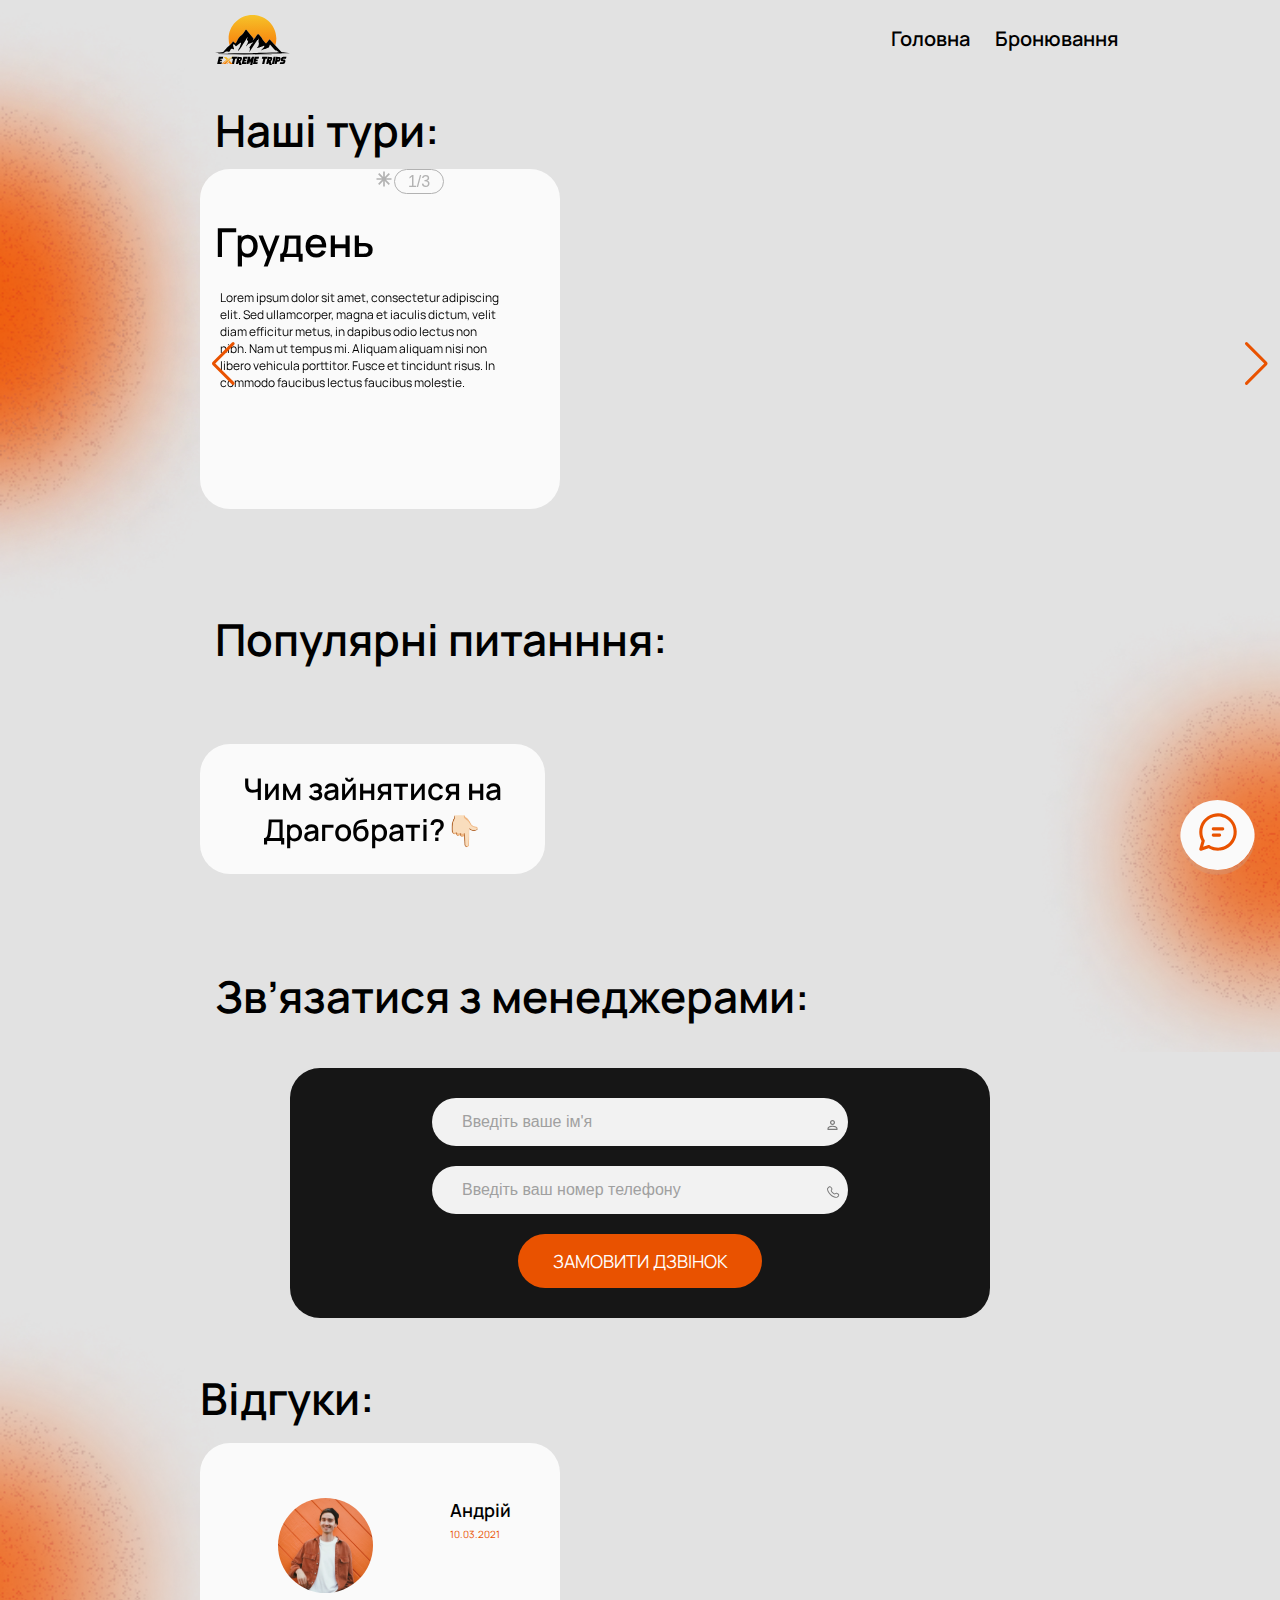
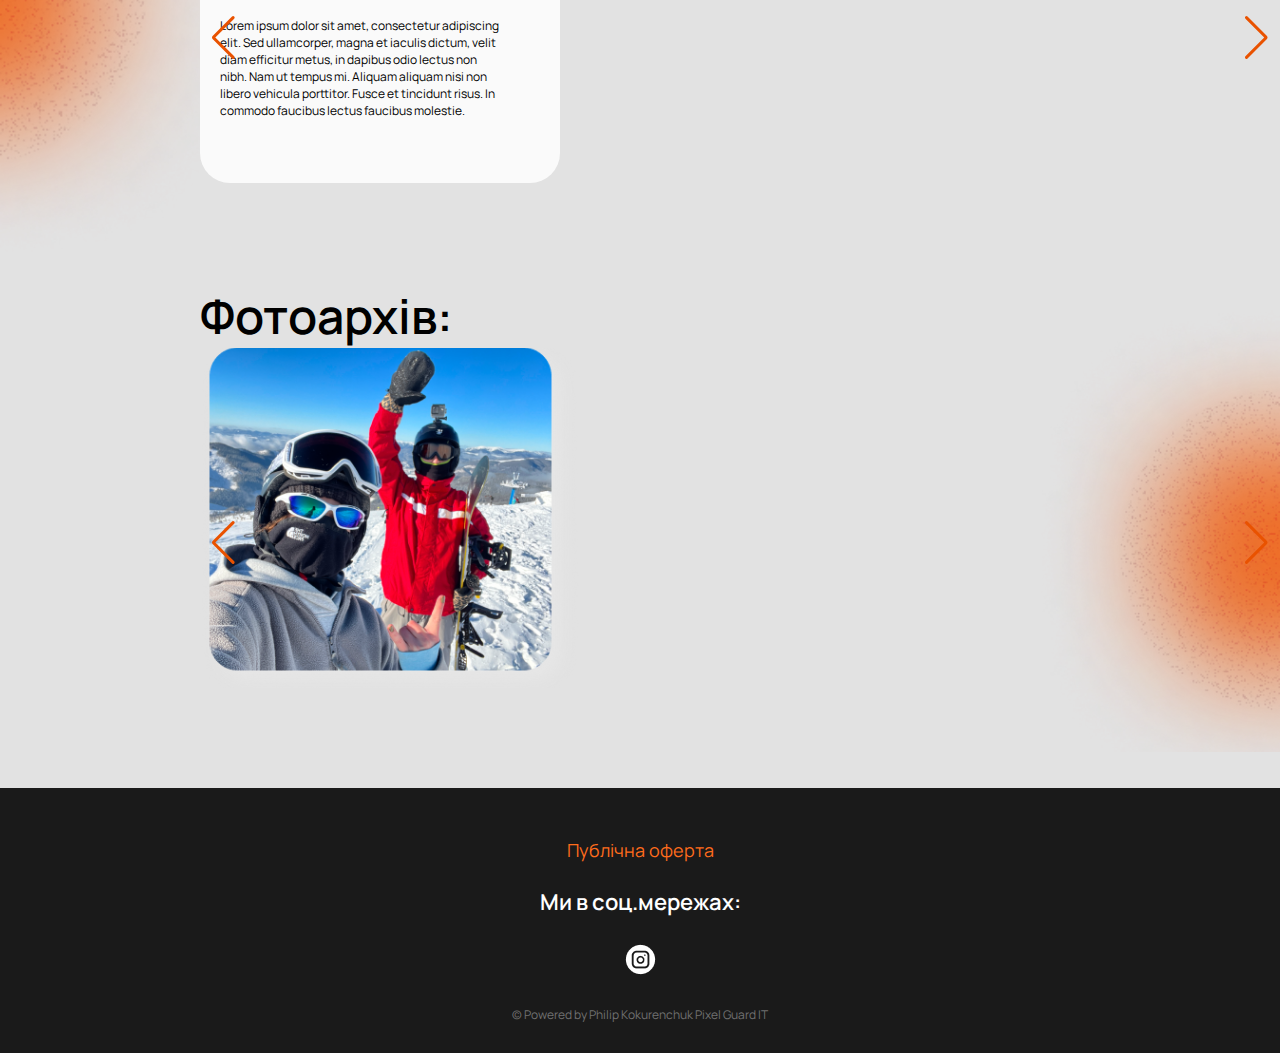
<file: index.html>
<!DOCTYPE html>
<html lang="en">
<head>
    <meta charset="UTF-8">
    <meta name="viewport" content="width=device-width, initial-scale=1.0">
    <meta name="keywords" content="тур на Драгобрат, поездка на Драгобрат, экскурсия на Драгобрат, Туры из Киева на Драгобрат, Туры с Одессы на Драгобрат, Туры со Львова на Драгобрат, тур на Боржаву, экскурсия на Синевир, тур на озеро Синевир, поездка в карпаты, туры с Киева в Карпаты, туры с Одессы в Карпаты, горнолыжные туры, зимние туры, летние туры в Карпаты, групповые туры  горы, туры в горы, 
    Тур на Драгобрат, поїздка на Драгобрат, екскурсія на Драгобрат, Тури з Києва на Драгобрат, Тури з Одеси на Драгобрат, Тури зі Львова на Драгобрат, тур на Боржаву, екскурсія на Синевир, тур на озеро Синевир, поїздка в Карпати, тури з Києва в Карпати, тури з Одеси в Карпати, гірськолижні тури, зимові тури, літні тури в Карпати, групові тури в гори, тури в гори">
    <link rel="stylesheet" href="https://cdn.jsdelivr.net/npm/swiper@11/swiper-bundle.min.css">
    <title>Тури в карпати - Extreme Trips | Авторські тури в Карпати</title>
    <link rel="icon" href="/favicon/favicon.ico" type="image/png">
    <link rel="preconnect" href="https://fonts.googleapis.com">
    <link rel="preconnect" href="https://fonts.gstatic.com" crossorigin>
    <link href="https://fonts.googleapis.com/css2?family=Manrope:wght@200..800&family=Work+Sans:ital,wght@0,100..900;1,100..900&display=swap" rel="stylesheet">
    <link rel="stylesheet" href="style.css">
</head>
<body>
    <div id="body__container" class="body__container">
        <div class="item left">
            <img class="item__image" src="images/Frame 12.png" alt="">
        </div>
        <div class="item right">
            <img class="item__image" src="images/Frame 12 (1).png" alt="">
        </div>
        <div class="item left">
            <img class="item__image" src="images/Frame 12.png" alt="">
        </div>
        <div class="item right">
            <img class="item__image" src="images/Frame 12 (1).png" alt="">
        </div>
        <div class="item left">
            <img class="item__image" src="images/Frame 12.png" alt="">
        </div>
    </div>
    <div id="header__container" class="header__container hidden">
        <div class="container-item item-left">
            <img class="container__image" src="images/Frame 12.png" alt="">
        </div>
        <div class="container-item item-right">
            <img class="container__image" src="images/Frame 12 (1).png" alt="">
        </div>
    </div>
    <header class="header">
        <div class="logo">
            <img src="images/logo.svg" alt="logo">
        </div>
        <ul class="nav">
            <li>
                <a class="nav__link" href="index.html">Головна</a>
            </li>
            <li>
                <a class="nav__link" href="/pages/booking.html">Бронювання</a>
            </li>
        </ul>
        <button id="menuButton" class="menu-btn">
            <img src="images/Menu_button.svg" alt="Открыть меню" id="menuIcon">
        </button>
    </header>
    <nav id="menu" class="hidden">
        <ul>
            <li>
                <a class="nav__text" href="index.html">Головна</a>
            </li>
            <li>
                <a class="nav__text" href="booking.html">Бронювання</a>
            </li>
        </ul>
    </nav>
    <main id="main" class="main">
        <div class="contact-us">
            <a class="contact-button" href="#contact"></a>
        </div>
        <section class="tours">
            <div class="tours__block">
                <p id="block__text" class= "block__text">Наші тури:</p>  
            </div>
        </section>
        <section class="slider">
            <div class="container swiper">
                <div class="card-wrapper">
                    <ul class="card-list swiper-wrapper">
                        <li id="card-button-1" class="card-item swiper-slide">
                            <div class="slide">
                                <div id="card-1" class="card">
                                    <div class="card__wrapper">
                                        <div class="month">
                                            <p class="month__name">Грудень</p>
                                        </div>
                                        <div class="star">
                                            <img class="star__image" src="images/material-symbols_asterisk.svg" alt="star">
                                        </div>
                                        <div class="rectangle">
                                            <p class="rectangle__text">1/3</p>
                                        </div>
                                    </div>
                                    <div class="card__description">
                                        <p class="description__text">
                                            Lorem ipsum dolor sit amet, consectetur adipiscing<br> 
                                            elit. Sed ullamcorper, magna et iaculis dictum, velit<br> 
                                            diam efficitur metus, in dapibus odio lectus non<br> 
                                            nibh. Nam ut tempus mi. Aliquam aliquam nisi non<br> 
                                            libero vehicula porttitor. Fusce et tincidunt risus. In<br> 
                                            commodo faucibus lectus faucibus molestie.
                                        </p>
                                    </div>
                                    <div id="card__link-1" class="card__link hidden">
                                        <div class="link__container">
                                            <div class="link__icon">
                                                <img src="images/la_skiing.png" alt="">
                                            </div>
                                            <div class="link__date">
                                                <a class="link__text" href="pages/details.html">09.01 - 13.01 - 4 дні/3 ночі</a>
                                            </div>
                                        </div>
                                        <div class="link__container">
                                            <div class="link__icon">
                                                <img src="images/la_skiing.png" alt="">
                                            </div>
                                            <div class="link__date">
                                                <a class="link__text" href="pages/details.html">09.01 - 13.01 - 4 дні/3 ночі</a>
                                            </div>
                                        </div>
                                        <div class="link__container">
                                            <div class="link__icon">
                                                <img src="images/la_skiing.png" alt="">
                                            </div>
                                            <div class="link__date">
                                                <a class="link__text" href="pages/details.html">09.01 - 13.01 - 4 дні/3 ночі</a>
                                            </div>
                                        </div>
                                        <div class="link__container">
                                            <div class="link__icon">
                                                <img src="images/la_skiing.png" alt="">
                                            </div>
                                            <div class="link__date">
                                                <a class="link__text" href="pages/details.html">09.01 - 13.01 - 4 дні/3 ночі</a>
                                            </div>
                                        </div>
                                        <div class="link__container">
                                            <div class="link__icon">
                                                <img src="images/la_skiing.png" alt="">
                                            </div>
                                            <div class="link__date">
                                                <a class="link__text" href="pages/details.html">09.01 - 13.01 - 4 дні/3 ночі</a>
                                            </div>
                                        </div>
                                    </div>
                                </div>
                            </div>
                        </li>
                        <li id="card-button-2" class="card-item swiper-slide">
                            <div class="slide">
                                <div id="card-2" class="card">
                                    <div class="card__wrapper">
                                        <div class="month">
                                            <p class="month__name">Січень</p>
                                        </div>
                                        <div class="star">
                                            <img class="star__image" src="images/material-symbols_asterisk.svg" alt="star">
                                        </div>
                                        <div class="rectangle">
                                            <p class="rectangle__text">2/3</p>
                                        </div>
                                    </div>
                                    <div class="card__description">
                                        <p class="description__text">
                                            Lorem ipsum dolor sit amet, consectetur adipiscing<br> 
                                            elit. Sed ullamcorper, magna et iaculis dictum, velit<br> 
                                            diam efficitur metus, in dapibus odio lectus non<br> 
                                            nibh. Nam ut tempus mi. Aliquam aliquam nisi non<br> 
                                            libero vehicula porttitor. Fusce et tincidunt risus. In<br> 
                                            commodo faucibus lectus faucibus molestie.
                                        </p>
                                    </div>
                                    <div id="card__link-2" class="card__link hidden">
                                        <div class="link__container">
                                            <div class="link__icon">
                                                <img src="images/la_skiing.png" alt="">
                                            </div>
                                            <div class="link__date">
                                                <a class="link__text" href="pages/details.html">09.01 - 13.01 - 4 дні/3 ночі</a>
                                            </div>
                                        </div>
                                        <div class="link__container">
                                            <div class="link__icon">
                                                <img src="images/la_skiing.png" alt="">
                                            </div>
                                            <div class="link__date">
                                                <a class="link__text" href="pages/details.html">09.01 - 13.01 - 4 дні/3 ночі</a>
                                            </div>
                                        </div>
                                        <div class="link__container">
                                            <div class="link__icon">
                                                <img src="images/la_skiing.png" alt="">
                                            </div>
                                            <div class="link__date">
                                                <a class="link__text" href="pages/details.html">09.01 - 13.01 - 4 дні/3 ночі</a>
                                            </div>
                                        </div>
                                        <div class="link__container">
                                            <div class="link__icon">
                                                <img src="images/la_skiing.png" alt="">
                                            </div>
                                            <div class="link__date">
                                                <a class="link__text" href="pages/details.html">09.01 - 13.01 - 4 дні/3 ночі</a>
                                            </div>
                                        </div>
                                        <div class="link__container">
                                            <div class="link__icon">
                                                <img src="images/la_skiing.png" alt="">
                                            </div>
                                            <div class="link__date">
                                                <a class="link__text" href="pages/details.html">09.01 - 13.01 - 4 дні/3 ночі</a>
                                            </div>
                                        </div>
                                    </div>
                                </div>
                            </div>
                        </li>
                        <li id="card-button-3" class="card-item swiper-slide">
                            <div class="slide">
                                <div id="card-3" class="card">
                                    <div class="card__wrapper">
                                        <div class="month">
                                            <p class="month__name">Лютий</p>
                                        </div>
                                        <div class="star">
                                            <img class="star__image" src="images/material-symbols_asterisk.svg" alt="star">
                                        </div>
                                        <div class="rectangle">
                                            <p class="rectangle__text">3/3</p>
                                        </div>
                                    </div>
                                    <div class="card__description">
                                        <p class="description__text">
                                            Lorem ipsum dolor sit amet, consectetur adipiscing<br> 
                                            elit. Sed ullamcorper, magna et iaculis dictum, velit<br> 
                                            diam efficitur metus, in dapibus odio lectus non<br> 
                                            nibh. Nam ut tempus mi. Aliquam aliquam nisi non<br> 
                                            libero vehicula porttitor. Fusce et tincidunt risus. In<br> 
                                            commodo faucibus lectus faucibus molestie.
                                        </p>
                                    </div>
                                    <div id="card__link-3" class="card__link hidden">
                                        <div class="link__container">
                                            <div class="link__icon">
                                                <img src="images/la_skiing.png" alt="">
                                            </div>
                                            <div class="link__date">
                                                <a class="link__text" href="pages/details.html">09.01 - 13.01 - 4 дні/3 ночі</a>
                                            </div>
                                        </div>
                                        <div class="link__container">
                                            <div class="link__icon">
                                                <img src="images/la_skiing.png" alt="">
                                            </div>
                                            <div class="link__date">
                                                <a class="link__text" href="pages/details.html">09.01 - 13.01 - 4 дні/3 ночі</a>
                                            </div>
                                        </div>
                                        <div class="link__container">
                                            <div class="link__icon">
                                                <img src="images/la_skiing.png" alt="">
                                            </div>
                                            <div class="link__date">
                                                <a class="link__text" href="pages/details.html">09.01 - 13.01 - 4 дні/3 ночі</a>
                                            </div>
                                        </div>
                                        <div class="link__container">
                                            <div class="link__icon">
                                                <img src="images/la_skiing.png" alt="">
                                            </div>
                                            <div class="link__date">
                                                <a class="link__text" href="pages/details.html">09.01 - 13.01 - 4 дні/3 ночі</a>
                                            </div>
                                        </div>
                                        <div class="link__container">
                                            <div class="link__icon">
                                                <img src="images/la_skiing.png" alt="">
                                            </div>
                                            <div class="link__date">
                                                <a class="link__text" href="pages/details.html">09.01 - 13.01 - 4 дні/3 ночі</a>
                                            </div>
                                        </div>
                                    </div>
                                </div>
                            </div>
                        </li>
                    </ul>

                    <div class="swiper-pagination"></div>

                    <div class="swiper-button-prev"></div>
                    <div class="swiper-button-next"></div>
                </div>
            </div>
        </section>
        <section class="questions">
            <div>
                <p class="questions__text">
                    Популярні питанння:
                </p>
            </div>
        </section>
        <section class="slider slider-4">
            <div class="container swiper question-wrapper">
                <ul class="card-list swiper-wrapper">
                    <li id="whatToDoButton-1" class="card-item swiper-slide">
                        <div class="activity">
                            <div class="slide">
                                <div id="activities-1" class="activities">
                                    <p id="activities__text-1" class="activities__text">
                                        Чим зайнятися на Драгобраті?👇🏻
                                    </p>
                                </div>
                                <div id="whatToDo-1" class="whatToDo hidden">
                                    <div class="whatToDo__item">
                                        Покататися на лижах/сноуборді на трасах курорту
                                    </div>
                                    <div class="whatToDo__item">
                                        Вирушити на фрірайд з інструкторами
                                    </div>
                                    <div class="whatToDo__item">
                                        Покататися на санчатах/плюшках та весело провести час у снігу
                                    </div>
                                    <div class="whatToDo__item">
                                        Попаритися в лазні/ сауні на дровах
                                    </div>
                                    <div class="whatToDo__item">
                                        Скуштувати травʼяного чаю в кавʼярні з панорамними видами
                                    </div>
                                    <div class="whatToDo__item">
                                        Зіграти у настільні ігри ввечері у дружній компанії
                                    </div>
                                    <div class="whatToDo__item">
                                        Потанцювати на дискотеках і послухати живу музику
                                    </div>
                                    <div class="whatToDo__item">
                                        Порелаксувати та зробити круті фото в Карпатських чанах з видом на зимові гори
                                    </div>
                                    <div class="whatToDo__item">
                                        Замовити покатушки на снігоходах для любителів активного відпочинку
                                    </div>
                                    <div class="whatToDo__item">
                                        Зустріти світанок на вершині гори з музикою
                                    </div>
                                    <div class="whatToDo__item">
                                        Покататися на снігоходах
                                    </div>
                                    <div class="whatToDo__item">
                                        Спробувати місцеві карпатські страви і алкоголь
                                    </div>
                                    <div class="whatToDo__item">
                                        Насолодитися свіжим гірським повітрям і дивовижними краєвидами
                                    </div>
                                    <div class="whatToDo__item">
                                        Погуляти в казковому Карпатському лісі на санях з конями
                                    </div>
                                </div>
                            </div>
                        </div>
                    </li>
                    <li id="whatToDoButton-2" class="card-item swiper-slide">
                        <div class="activity">
                            <div class="slide">
                                <div id="activities-2" class="activities">
                                    <p id="activities__text-2" class="activities__text">
                                        Чим зайнятися на Драгобраті?👇🏻
                                    </p>
                                </div>
                                <div id="whatToDo-2" class="whatToDo hidden">
                                    <div class="whatToDo__item">
                                        Покататися на лижах/сноуборді на трасах курорту
                                    </div>
                                    <div class="whatToDo__item">
                                        Вирушити на фрірайд з інструкторами
                                    </div>
                                    <div class="whatToDo__item">
                                        Покататися на санчатах/плюшках та весело провести час у снігу
                                    </div>
                                    <div class="whatToDo__item">
                                        Попаритися в лазні/ сауні на дровах
                                    </div>
                                    <div class="whatToDo__item">
                                        Скуштувати травʼяного чаю в кавʼярні з панорамними видами
                                    </div>
                                    <div class="whatToDo__item">
                                        Зіграти у настільні ігри ввечері у дружній компанії
                                    </div>
                                    <div class="whatToDo__item">
                                        Потанцювати на дискотеках і послухати живу музику
                                    </div>
                                    <div class="whatToDo__item">
                                        Порелаксувати та зробити круті фото в Карпатських чанах з видом на зимові гори
                                    </div>
                                    <div class="whatToDo__item">
                                        Замовити покатушки на снігоходах для любителів активного відпочинку
                                    </div>
                                    <div class="whatToDo__item">
                                        Зустріти світанок на вершині гори з музикою
                                    </div>
                                    <div class="whatToDo__item">
                                        Покататися на снігоходах
                                    </div>
                                    <div class="whatToDo__item">
                                        Спробувати місцеві карпатські страви і алкоголь
                                    </div>
                                    <div class="whatToDo__item">
                                        Насолодитися свіжим гірським повітрям і дивовижними краєвидами
                                    </div>
                                    <div class="whatToDo__item">
                                        Погуляти в казковому Карпатському лісі на санях з конями
                                    </div>
                                </div>
                            </div>
                        </div>
                    </li>
                    <li id="whatToDoButton-3" class="card-item swiper-slide">
                        <div class="activity">
                            <div class="slide">
                                <div id="activities-3" class="activities">
                                    <p id="activities__text-3" class="activities__text">
                                        Чим зайнятися на Драгобраті?👇🏻
                                    </p>
                                </div>
                                <div id="whatToDo-3" class="whatToDo hidden">
                                    <div class="whatToDo__item">
                                        Покататися на лижах/сноуборді на трасах курорту
                                    </div>
                                    <div class="whatToDo__item">
                                        Вирушити на фрірайд з інструкторами
                                    </div>
                                    <div class="whatToDo__item">
                                        Покататися на санчатах/плюшках та весело провести час у снігу
                                    </div>
                                    <div class="whatToDo__item">
                                        Попаритися в лазні/ сауні на дровах
                                    </div>
                                    <div class="whatToDo__item">
                                        Скуштувати травʼяного чаю в кавʼярні з панорамними видами
                                    </div>
                                    <div class="whatToDo__item">
                                        Зіграти у настільні ігри ввечері у дружній компанії
                                    </div>
                                    <div class="whatToDo__item">
                                        Потанцювати на дискотеках і послухати живу музику
                                    </div>
                                    <div class="whatToDo__item">
                                        Порелаксувати та зробити круті фото в Карпатських чанах з видом на зимові гори
                                    </div>
                                    <div class="whatToDo__item">
                                        Замовити покатушки на снігоходах для любителів активного відпочинку
                                    </div>
                                    <div class="whatToDo__item">
                                        Зустріти світанок на вершині гори з музикою
                                    </div>
                                    <div class="whatToDo__item">
                                        Покататися на снігоходах
                                    </div>
                                    <div class="whatToDo__item">
                                        Спробувати місцеві карпатські страви і алкоголь
                                    </div>
                                    <div class="whatToDo__item">
                                        Насолодитися свіжим гірським повітрям і дивовижними краєвидами
                                    </div>
                                    <div class="whatToDo__item">
                                        Погуляти в казковому Карпатському лісі на санях з конями
                                    </div>
                                </div>
                            </div>
                        </div>
                    </li>
                    <li id="whatToDoButton-4" class="card-item swiper-slide">
                        <div class="activity">
                            <div class="slide">
                                <div id="activities-4" class="activities">
                                    <p id="activities__text-4" class="activities__text">
                                        Чим зайнятися на Драгобраті?👇🏻
                                    </p>
                                </div>
                                <div id="whatToDo-4" class="whatToDo hidden">
                                    <div class="whatToDo__item">
                                        Покататися на лижах/сноуборді на трасах курорту
                                    </div>
                                    <div class="whatToDo__item">
                                        Вирушити на фрірайд з інструкторами
                                    </div>
                                    <div class="whatToDo__item">
                                        Покататися на санчатах/плюшках та весело провести час у снігу
                                    </div>
                                    <div class="whatToDo__item">
                                        Попаритися в лазні/ сауні на дровах
                                    </div>
                                    <div class="whatToDo__item">
                                        Скуштувати травʼяного чаю в кавʼярні з панорамними видами
                                    </div>
                                    <div class="whatToDo__item">
                                        Зіграти у настільні ігри ввечері у дружній компанії
                                    </div>
                                    <div class="whatToDo__item">
                                        Потанцювати на дискотеках і послухати живу музику
                                    </div>
                                    <div class="whatToDo__item">
                                        Порелаксувати та зробити круті фото в Карпатських чанах з видом на зимові гори
                                    </div>
                                    <div class="whatToDo__item">
                                        Замовити покатушки на снігоходах для любителів активного відпочинку
                                    </div>
                                    <div class="whatToDo__item">
                                        Зустріти світанок на вершині гори з музикою
                                    </div>
                                    <div class="whatToDo__item">
                                        Покататися на снігоходах
                                    </div>
                                    <div class="whatToDo__item">
                                        Спробувати місцеві карпатські страви і алкоголь
                                    </div>
                                    <div class="whatToDo__item">
                                        Насолодитися свіжим гірським повітрям і дивовижними краєвидами
                                    </div>
                                    <div class="whatToDo__item">
                                        Погуляти в казковому Карпатському лісі на санях з конями
                                    </div>
                                </div>
                            </div>
                        </div>
                    </li>
                    <li id="whatToDoButton-5" class="card-item swiper-slide">
                        <div class="activity">
                            <div class="slide">
                                <div id="activities-5" class="activities">
                                    <p id="activities__text-5" class="activities__text">
                                        Чим зайнятися на Драгобраті?👇🏻
                                    </p>
                                </div>
                                <div id="whatToDo-5" class="whatToDo hidden">
                                    <div class="whatToDo__item">
                                        Покататися на лижах/сноуборді на трасах курорту
                                    </div>
                                    <div class="whatToDo__item">
                                        Вирушити на фрірайд з інструкторами
                                    </div>
                                    <div class="whatToDo__item">
                                        Покататися на санчатах/плюшках та весело провести час у снігу
                                    </div>
                                    <div class="whatToDo__item">
                                        Попаритися в лазні/ сауні на дровах
                                    </div>
                                    <div class="whatToDo__item">
                                        Скуштувати травʼяного чаю в кавʼярні з панорамними видами
                                    </div>
                                    <div class="whatToDo__item">
                                        Зіграти у настільні ігри ввечері у дружній компанії
                                    </div>
                                    <div class="whatToDo__item">
                                        Потанцювати на дискотеках і послухати живу музику
                                    </div>
                                    <div class="whatToDo__item">
                                        Порелаксувати та зробити круті фото в Карпатських чанах з видом на зимові гори
                                    </div>
                                    <div class="whatToDo__item">
                                        Замовити покатушки на снігоходах для любителів активного відпочинку
                                    </div>
                                    <div class="whatToDo__item">
                                        Зустріти світанок на вершині гори з музикою
                                    </div>
                                    <div class="whatToDo__item">
                                        Покататися на снігоходах
                                    </div>
                                    <div class="whatToDo__item">
                                        Спробувати місцеві карпатські страви і алкоголь
                                    </div>
                                    <div class="whatToDo__item">
                                        Насолодитися свіжим гірським повітрям і дивовижними краєвидами
                                    </div>
                                    <div class="whatToDo__item">
                                        Погуляти в казковому Карпатському лісі на санях з конями
                                    </div>
                                </div>
                            </div>
                        </div>
                    </li>
                </ul>
                <div class="swiper-pagination"></div>
                <!--
                <div class="swiper-button-prev"></div>
                <div class="swiper-button-next"></div>
                -->
            </div>
        </section>
        <section id="contact" class="contact">
            <div class="contact__div">
                <p class="contact__text">
                    Зв’язатися з менеджерами:
                </p>
            </div>
            <div class="form-container">
                <form action="send_mail.php" name="form" method="POST">
                    <div class="input-wrapper">
                        <img class="icon" src="images/name-icon.svg" alt="">
                        <input class="input" type="text" name="user_name" placeholder="Введіть ваше ім'я" required>
                    </div>
                    <div class="input-wrapper">
                        <img class="icon" src="images/tel-icon.svg" alt="">
                        <input class="input" type="tel" name="user_phone" placeholder="Введіть ваш номер телефону" required>
                    </div>
                    <button class="form-button" type="submit">ЗАМОВИТИ ДЗВІНОК</button>
                </form>
            </div>
        </section>
        <section class="reviews">
            <div class="your-reviews">
                <p class="reviews__text">
                    Відгуки:
                </p>
            </div>
        </section>
        
        <section class="slider slider-2">
            <div class="container swiper reviews-wrapper">
                    <ul class="card-list swiper-wrapper">
                        <li class="card-item swiper-slide">
                            <div class="slide">
                                <div class="card">
                                    <div class="card__container">
                                        <div class="container__image">
                                            <img src="images/Ellipse 2.svg" alt="">
                                        </div>
                                        <div class="card__info">
                                            <p class="info__name">
                                                Андрій
                                            </p>
                                            <p class="info__date">
                                                10.03.2021
                                            </p>
                                        </div>
                                    </div>
                                    <div class="card__description">
                                        <p>
                                            Lorem ipsum dolor sit amet, consectetur adipiscing<br> 
                                            elit. Sed ullamcorper, magna et iaculis dictum, velit<br>
                                            diam efficitur metus, in dapibus odio lectus non<br>
                                            nibh. Nam ut tempus mi. Aliquam aliquam nisi non<br>
                                            libero vehicula porttitor. Fusce et tincidunt risus. In<br>
                                            commodo faucibus lectus faucibus molestie.
                                        </p>
                                    </div>
                                </div>   
                            </div>
                        </li>
                        <li class="card-item swiper-slide">
                            <div class="slide">
                                <div class="card">
                                    <div class="card__container">
                                        <div class="container__image">
                                            <img src="images/Ellipse 2.svg" alt="">
                                        </div>
                                        <div class="card__info">
                                            <p class="info__name">
                                                Андрій
                                            </p>
                                            <p class="info__date">
                                                10.03.2021
                                            </p>
                                        </div>
                                    </div>
                                    <div class="card__description">
                                        <p>
                                            Lorem ipsum dolor sit amet, consectetur adipiscing<br> 
                                            elit. Sed ullamcorper, magna et iaculis dictum, velit<br>
                                            diam efficitur metus, in dapibus odio lectus non<br>
                                            nibh. Nam ut tempus mi. Aliquam aliquam nisi non<br>
                                            libero vehicula porttitor. Fusce et tincidunt risus. In<br>
                                            commodo faucibus lectus faucibus molestie.
                                        </p>
                                    </div>
                                </div> 
                            </div>
                        </li>
                        <li class="card-item swiper-slide">
                            <div class="slide">
                                <div class="card">
                                    <div class="card__container">
                                        <div class="container__image">
                                            <img src="images/Ellipse 2.svg" alt="">
                                        </div>
                                        <div class="card__info">
                                            <p class="info__name">
                                                Андрій
                                            </p>
                                            <p class="info__date">
                                                10.03.2021
                                            </p>
                                        </div>
                                    </div>
                                    <div class="card__description">
                                        <p>
                                            Lorem ipsum dolor sit amet, consectetur adipiscing<br> 
                                            elit. Sed ullamcorper, magna et iaculis dictum, velit<br>
                                            diam efficitur metus, in dapibus odio lectus non<br>
                                            nibh. Nam ut tempus mi. Aliquam aliquam nisi non<br>
                                            libero vehicula porttitor. Fusce et tincidunt risus. In<br>
                                            commodo faucibus lectus faucibus molestie.
                                        </p>
                                    </div>
                                </div> 
                            </div>
                        </li>
                        <li class="card-item swiper-slide">
                            <div class="slide">
                                <div class="card">
                                    <div class="card__container">
                                        <div class="container__image">
                                            <img src="images/Ellipse 2.svg" alt="">
                                        </div>
                                        <div class="card__info">
                                            <p class="info__name">
                                                Андрій
                                            </p>
                                            <p class="info__date">
                                                10.03.2021
                                            </p>
                                        </div>
                                    </div>
                                    <div class="card__description">
                                        <p>
                                            Lorem ipsum dolor sit amet, consectetur adipiscing<br> 
                                            elit. Sed ullamcorper, magna et iaculis dictum, velit<br>
                                            diam efficitur metus, in dapibus odio lectus non<br>
                                            nibh. Nam ut tempus mi. Aliquam aliquam nisi non<br>
                                            libero vehicula porttitor. Fusce et tincidunt risus. In<br>
                                            commodo faucibus lectus faucibus molestie.
                                        </p>
                                    </div>
                                </div> 
                            </div>
                        </li>
                        <li class="card-item swiper-slide">
                            <div class="slide">
                                <div class="card">
                                    <div class="card__container">
                                        <div class="container__image">
                                            <img src="images/Ellipse 2.svg" alt="">
                                        </div>
                                        <div class="card__info">
                                            <p class="info__name">
                                                Андрій
                                            </p>
                                            <p class="info__date">
                                                10.03.2021
                                            </p>
                                        </div>
                                    </div>
                                    <div class="card__description">
                                        <p>
                                            Lorem ipsum dolor sit amet, consectetur adipiscing<br> 
                                            elit. Sed ullamcorper, magna et iaculis dictum, velit<br>
                                            diam efficitur metus, in dapibus odio lectus non<br>
                                            nibh. Nam ut tempus mi. Aliquam aliquam nisi non<br>
                                            libero vehicula porttitor. Fusce et tincidunt risus. In<br>
                                            commodo faucibus lectus faucibus molestie.
                                        </p>
                                    </div>
                                </div> 
                            </div>
                        </li>
                    </ul>
                    <div class="swiper-pagination"></div>
                    <div class="swiper-button-prev"></div>
                    <div class="swiper-button-next"></div>
            </div>
        </section>
        <section class="photos">
            <div class="your-photos">
                <p class="photos__text">
                    Фотоархів:
                </p>
            </div>
        </section>
        
        <section class="slider slider-3">
            <div class="container swiper photos-wrapper">
                    <ul class="card-list swiper-wrapper">
                        <li class="card-item swiper-slide">
                            <div class="slide">
                                <img class="card__image " src="images/Photo_desktop.png"alt="">   
                            </div>
                        </li>
                        <li class="card-item swiper-slide">
                            <div class="slide">
                                <img class="card__image " src="images/Photo_desktop.png"alt="">  
                            </div>
                        </li>
                        <li class="card-item swiper-slide">
                            <div class="slide">
                                <img class="card__image " src="images/Photo_desktop.png"alt="">  
                            </div>
                        </li>
                        <li class="card-item swiper-slide">
                            <div class="slide">
                                <img class="card__image " src="images/Photo_desktop.png"alt="">  
                            </div>
                        </li>
                        <li class="card-item swiper-slide">
                            <div class="slide">
                                <img class="card__image " src="images/Photo_desktop.png"alt="">  
                            </div>
                        </li>
                    </ul>
                    <div class="swiper-pagination"></div>
                    <div class="swiper-button-prev"></div>
                    <div class="swiper-button-next"></div>
            </div>
        </section>
    </main>
    <section id="footer" class="footer">
        <div class="public-info">
            <a href="images/public-info-doc.docx.pdf" class="info__link" download="">Публічна оферта</a>
        </div>
        <div class="socials">
            Ми в соц.мережах:
        </div>
        <div class="socials-items">
            <div class="item__icon">
                <a class="item__link" href="https://www.instagram.com/extreme__trips?igsh=MWd1d2l5dDFsNzNuMA==">
                    <img class="icon__image" src="images/inst_desktop.png" alt="">
                </a>
            </div>
        </div>
        <div class="powered-by">
            © Powered by Philip Kokurenchuk
            Pixel Guard IT
        </div>
    </section>
    <script src="https://cdn.jsdelivr.net/npm/swiper@11/swiper-bundle.min.js"></script>
    <script src="js-files/script.js"></script>
</body>
</html>
</file>
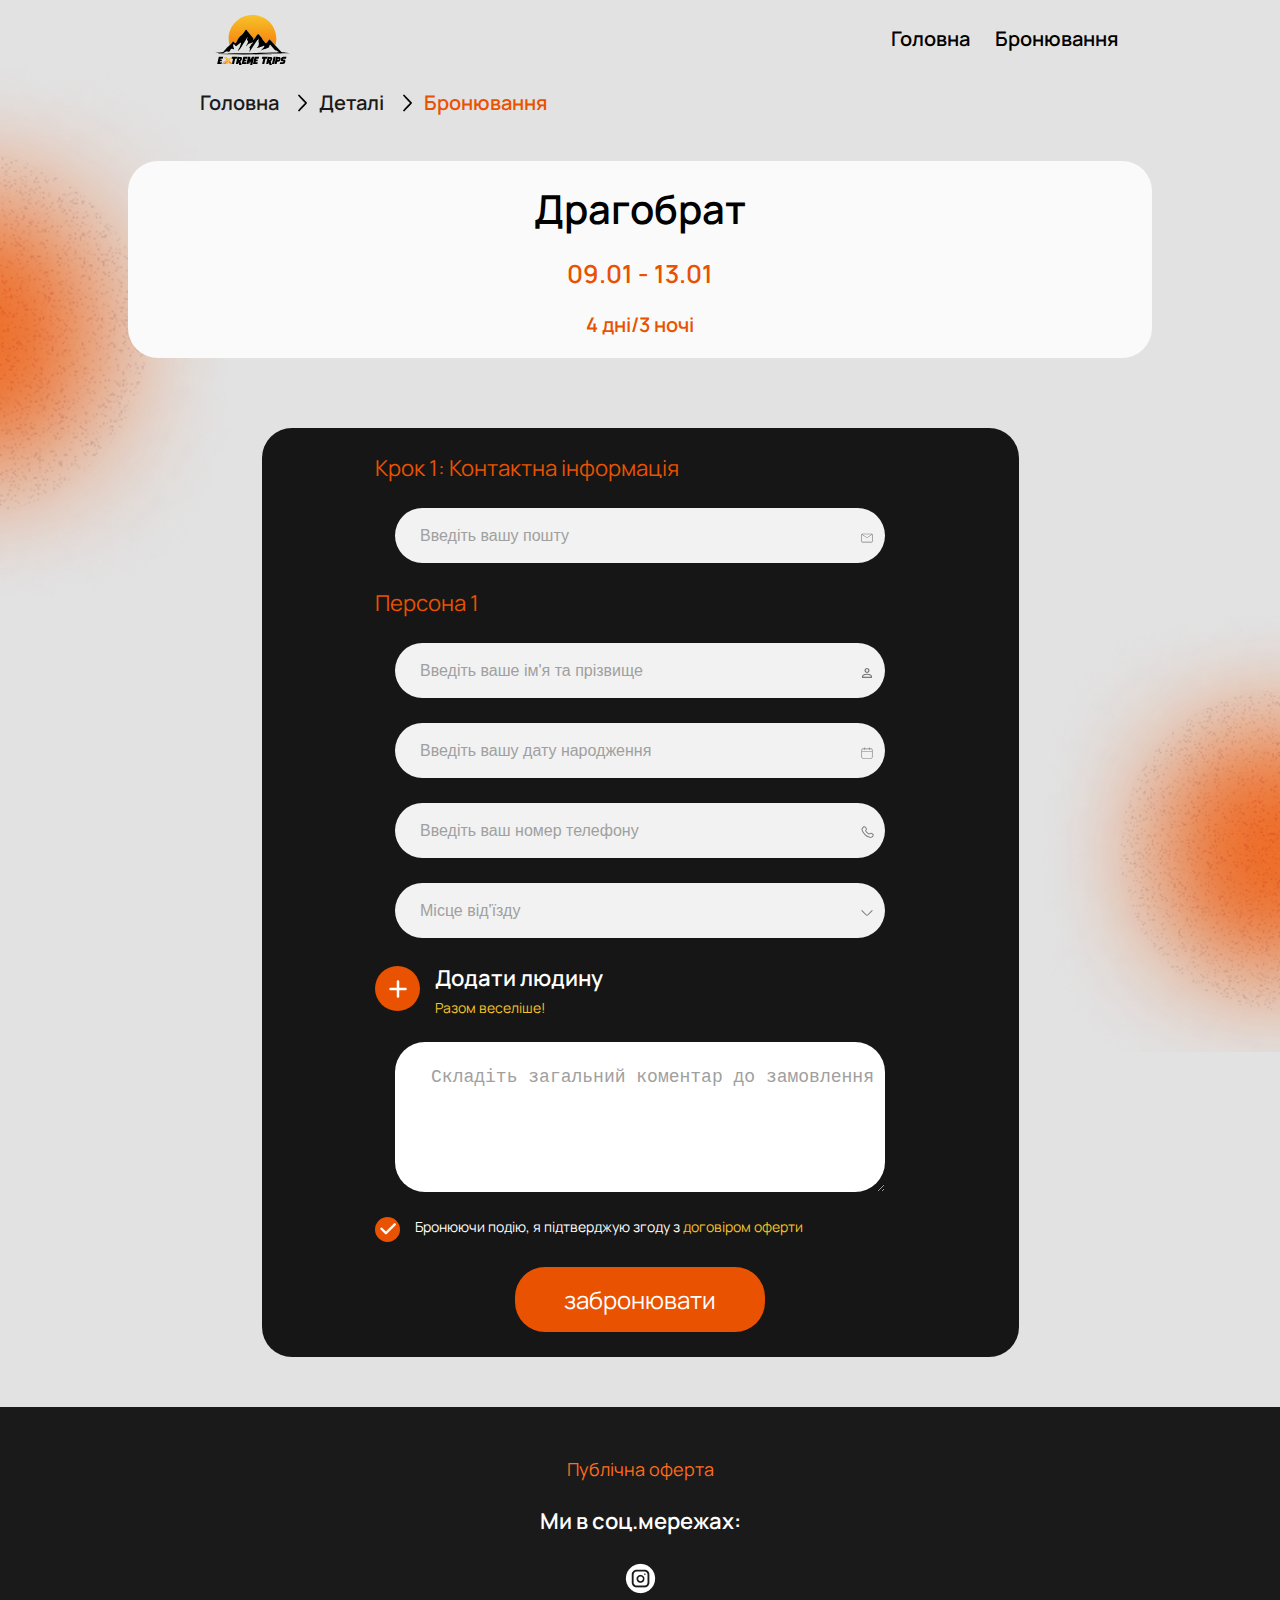
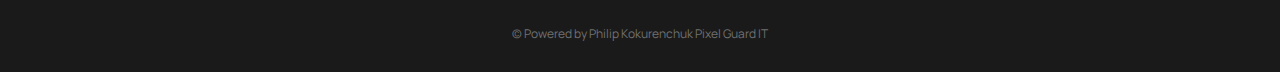
<file: pages/booking.html>
<!DOCTYPE html>
<html lang="en">
<head>
    <meta charset="UTF-8">
    <meta name="viewport" content="width=device-width, initial-scale=1.0">
    <meta name="keywords" content="тур на Драгобрат, поездка на Драгобрат, экскурсия на Драгобрат, Туры из Киева на Драгобрат, Туры с Одессы на Драгобрат, Туры со Львова на Драгобрат, тур на Боржаву, экскурсия на Синевир, тур на озеро Синевир, поездка в карпаты, туры с Киева в Карпаты, туры с Одессы в Карпаты, горнолыжные туры, зимние туры, летние туры в Карпаты, групповые туры  горы, туры в горы, 
    Тур на Драгобрат, поїздка на Драгобрат, екскурсія на Драгобрат, Тури з Києва на Драгобрат, Тури з Одеси на Драгобрат, Тури зі Львова на Драгобрат, тур на Боржаву, екскурсія на Синевир, тур на озеро Синевир, поїздка в Карпати, тури з Києва в Карпати, тури з Одеси в Карпати, гірськолижні тури, зимові тури, літні тури в Карпати, групові тури в гори, тури в гори">
    <title>Тури в карпати - Extreme Trips | Авторські тури в Карпати</title>
    <link rel="icon" href="/favicon/favicon.ico" type="image/png">
    <link rel="preconnect" href="https://fonts.googleapis.com">
    <link rel="preconnect" href="https://fonts.gstatic.com" crossorigin>
    <link href="https://fonts.googleapis.com/css2?family=Manrope:wght@200..800&family=Work+Sans:ital,wght@0,100..900;1,100..900&display=swap" rel="stylesheet">
    <link rel="stylesheet" href="../booking-styles/booking.css">
</head>
<body>
    <div id="body__container" class="body__container">
        <div class="item left">
            <img class="item__image" src="../images/Frame 12.png" alt="">
        </div>
        <div class="item right">
            <img class="item__image" src="../images/Frame 12 (1).png" alt="">
        </div>
    </div>
    <div id="header__container" class="header__container hidden">
        <div class="container-item item-left">
            <img class="container__image" src="../images/Frame 12.png" alt="">
        </div>
        <div class="container-item item-right">
            <img class="container__image" src="../images/Frame 12 (1).png" alt="">
        </div>
    </div>
    <header class="header">
        <div class="logo">
            <img src="../images/logo.svg" alt="logo">
        </div>
        <ul class="nav">
            <li>
                <a class="nav__link" href="../index.html">Головна</a>
            </li>
            <li>
                <a class="nav__link" href="booking.html">Бронювання</a>
            </li>
        </ul>
        <button id="menuButton" class="menu-btn">
            <img src="../images/Menu_button.svg" alt="Открыть меню" id="menuIcon">
        </button>
    </header>
    <nav id="menu" class="hidden">
        <ul>
            <li>
                <a class="nav__text" href="../index.html">Головна</a>
            </li>
            <li>
                <a class="nav__text" href="booking.html">Бронювання</a>
            </li>
        </ul>
    </nav>
    <section id="main" class="main">
        <section class="navigation">
            <div class="back-arrow">
                <a class="arrow__link" href="javascript:history.back()">
                    <img src="../images/Button_back_to_page.png" alt="" class="arrow__img">
                </a>
            </div>
            <div class="navigation-block">
                <div class="main-page">
                    <p class="main__text">
                        <a class="main__link" href="../index.html">Головна</a>
                    </p>
                </div>
                <div class="arrow">
                    <img src="../images/arrow.png" alt="" class="arrow__img">
                </div>
                <div class="details-page">
                    <div class="details__text">
                        <a class="details__link" href="javascript:history.back()">Деталі</a>
                    </div>
                </div>
                <div class="arrow">
                    <img src="../images/arrow.png" alt="" class="arrow__img">
                </div>
                <div class="booking-page">
                    <div class="booking__text">
                        Бронювання
                    </div>
                </div>
            </div>
        </section>
        <section class="tour">
            <div class="tour__mobile">
                <div class="mobile__wrapper">
                    <div class="wrapper__tour">
                        <p class="tour__text">
                            Драгобрат
                        </p>
                    </div>
                    <div class="wrapper__date">
                        <p class="date__text">
                            09.01 - 13.01 (4 дні/3 ночі)
                        </p>
                    </div>
                </div>
            </div>
            <div class="tour__desktop">
                <div class="banner">
                    <div class="banner__wrapper">
                        <div class="trip__title">
                            <p class="title__text">
                                Драгобрат
                            </p>
                        </div>
                        <div class="trip__date">
                            <p class="date__text">
                                09.01 - 13.01 
                            </p>
                        </div>
                        <div class="trip__duration">
                            <p class="duration__text">
                                4 дні/3 ночі
                            </p>
                        </div>
                    </div> 
                </div>
            </div>
        </section>
        <section class="form">
                <form action="" method="POST">
                    <div class="form__container">
                        <p class="contact__text">Крок 1: Контактна інформація</p>
                        <div class="block__contact">
                            <img class="icon" src="../images/email-icon.svg" alt="">
                            <input class="input" type="email" name="" placeholder="Введіть вашу пошту" required>
                        </div>
                        <p class="person__text">Персона 1</p>
                        <div class="block__person">
                            <img class="icon" src="../images/name-icon.svg" alt="">
                            <input class="input" type="text" name="" placeholder="Введіть ваше ім'я та прізвище" required>
                        </div>
                        <div class="block__person">
                            <img class="icon" src="../images/date-icon.svg" alt="">
                            <input class="input" type="text" name="" placeholder="Введіть вашу дату народження" required>
                        </div>
                        <div class="block__person">
                            <img class="icon" src="../images/tel-icon.svg" alt="">
                            <input class="input" type="text" name="" placeholder="Введіть ваш номер телефону" required>
                        </div>
                        <div class="block__person">
                            <img class="icon" src="../images/cityfrom-icon.svg" alt="">
                            <input class="input" type="text" name="" placeholder="Місце від'їзду" required>
                        </div>
                        <div id="addContainer" class="addContainer"></div>
                        <div class="add-person">
                            <button id="add__button" class="add__button">
                                <img src="../images/Button_add person_desktop.svg" alt="" class="button__img">
                            </button>
                            <div class="add__block">
                                <p class="block__title">
                                    Додати людину
                                </p>
                                <p class="block__desc">
                                    Разом веселіше!
                                </p>
                            </div>
                        </div>
                        <div class="comment">
                            <textarea  name="textarea" class="comment__area" placeholder="Складіть загальний коментар до замовлення"></textarea>
                        </div>
                        <div class="acception__block">
                            <img class= "acception__icon" src="../images/accept-icon.svg" alt="">
                            <p class="acception__text">
                                Бронюючи подію, я підтверджую згоду з <a href="../images/public-info-doc.docx.pdf" download="">договіром оферти</a>
                            </p>
                        </div>
                        <div class="accept-button" type="submit">
                            <button>забронювати</button>
                        </div>
                    </div>
                </form>
        </section>
    </section>
    <section id="footer" class="footer">
        <div class="public-info">
            <a href="../images/public-info-doc.docx.pdf" class="info__link" download="">Публічна оферта</a>
        </div>
        <div class="socials">
            Ми в соц.мережах:
        </div>
        <div class="socials-items">
            <div class="item__icon">
                <a class="item__link" href="https://www.instagram.com/extreme__trips?igsh=MWd1d2l5dDFsNzNuMA==">
                    <img class="icon__image" src="../images/inst_desktop.png" alt="">
                </a>
            </div>
        </div>
        <div class="powered-by">
            © Powered by Philip Kokurenchuk
            Pixel Guard IT
        </div>
    </section>
    <script src="../js-files/booking.js"></script>
</body>
</html>
</file>
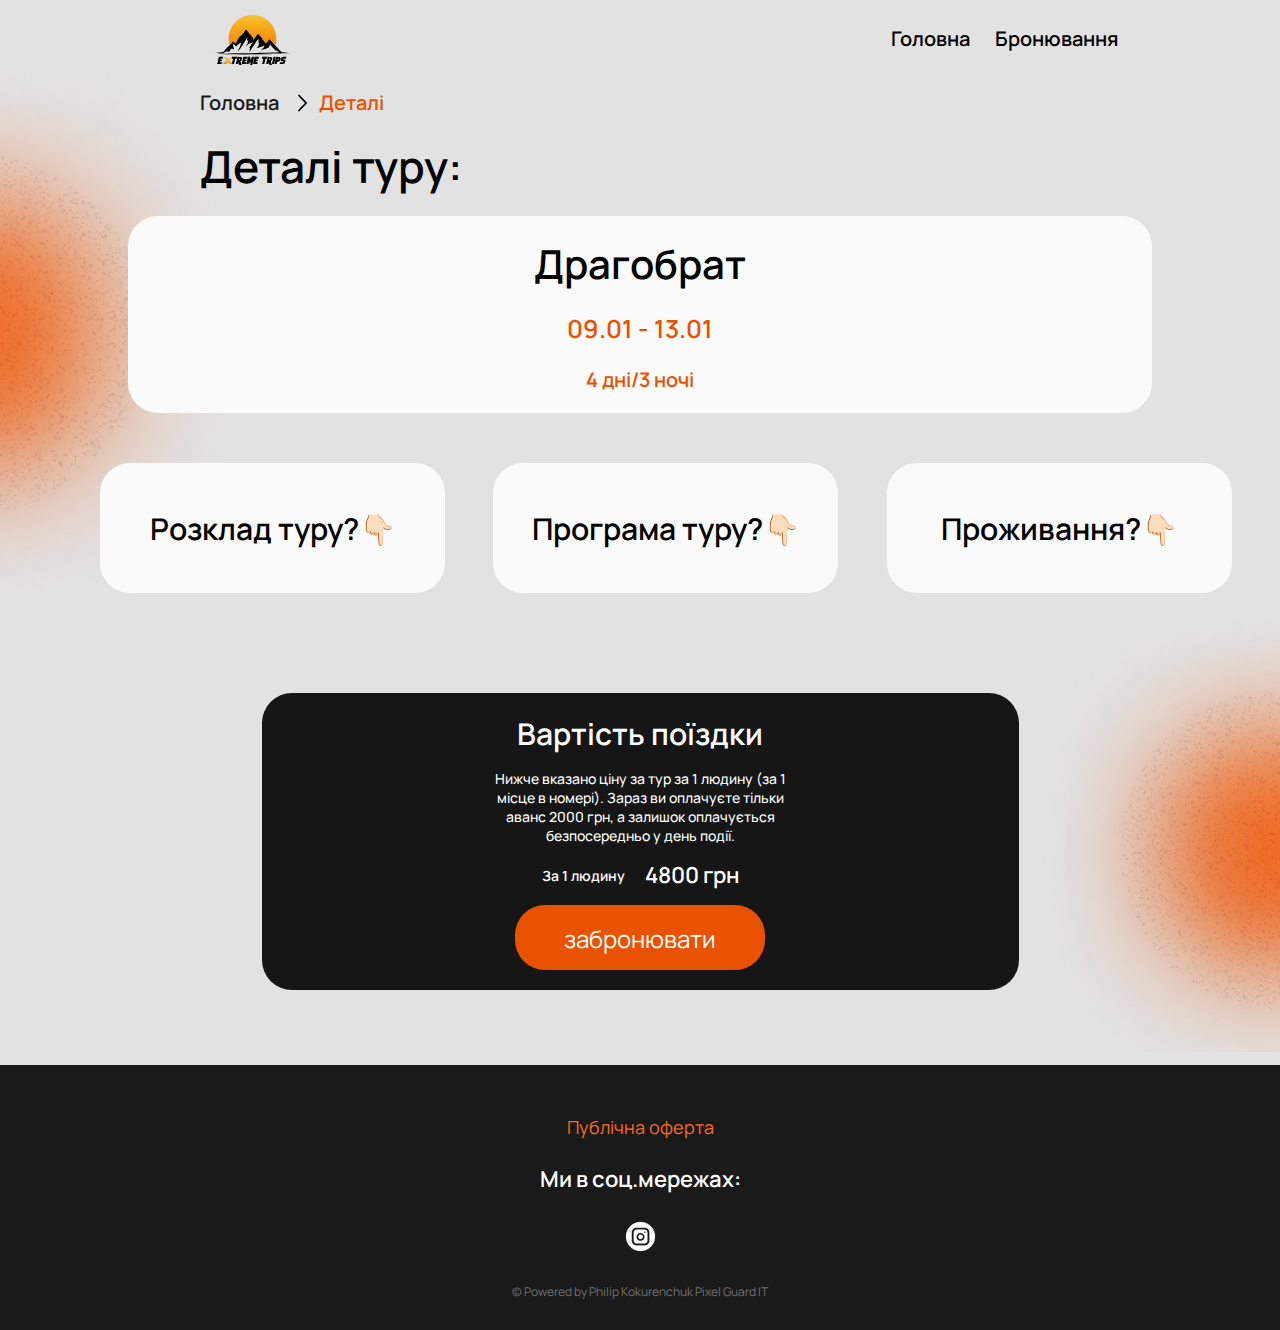
<file: pages/details.html>
<!DOCTYPE html>
<html lang="en">
<head>
    <meta charset="UTF-8">
    <meta name="viewport" content="width=device-width, initial-scale=1.0">
    <meta name="keywords" content="тур на Драгобрат, поездка на Драгобрат, экскурсия на Драгобрат, Туры из Киева на Драгобрат, Туры с Одессы на Драгобрат, Туры со Львова на Драгобрат, тур на Боржаву, экскурсия на Синевир, тур на озеро Синевир, поездка в карпаты, туры с Киева в Карпаты, туры с Одессы в Карпаты, горнолыжные туры, зимние туры, летние туры в Карпаты, групповые туры  горы, туры в горы, 
    Тур на Драгобрат, поїздка на Драгобрат, екскурсія на Драгобрат, Тури з Києва на Драгобрат, Тури з Одеси на Драгобрат, Тури зі Львова на Драгобрат, тур на Боржаву, екскурсія на Синевир, тур на озеро Синевир, поїздка в Карпати, тури з Києва в Карпати, тури з Одеси в Карпати, гірськолижні тури, зимові тури, літні тури в Карпати, групові тури в гори, тури в гори">
    <link rel="stylesheet" href="https://cdn.jsdelivr.net/npm/swiper@11/swiper-bundle.min.css">
    <title>Тури в карпати - Extreme Trips | Авторські тури в Карпати</title>
    <link rel="icon" href="/favicon/favicon.ico" type="image/png">
    <link rel="preconnect" href="https://fonts.googleapis.com">
    <link rel="preconnect" href="https://fonts.gstatic.com" crossorigin>
    <link href="https://fonts.googleapis.com/css2?family=Manrope:wght@200..800&family=Work+Sans:ital,wght@0,100..900;1,100..900&display=swap" rel="stylesheet">
    <link rel="stylesheet" href="../details-styles/details.css">
</head>
<body>
    <div id="body__container" class="body__container">
        <div class="item left">
            <img class="item__image" src="../images/Frame 12.png" alt="">
        </div>
        <div class="item right">
            <img class="item__image" src="../images/Frame 12 (1).png" alt="">
        </div>
    </div>
    <div id="header__container" class="header__container hidden">
        <div class="container-item item-left">
            <img class="container__image" src="../images/Frame 12.png" alt="">
        </div>
        <div class="container-item item-right">
            <img class="container__image" src="../images/Frame 12 (1).png" alt="">
        </div>
    </div>
    <header class="header">
        <div class="logo">
            <img src="../images/logo.svg" alt="logo">
        </div>
        <ul class="nav">
            <li>
                <a class="nav__link" href="../index.html">Головна</a>
            </li>
            <li>
                <a class="nav__link" href="booking.html">Бронювання</a>
            </li>
        </ul>
        <button id="menuButton" class="menu-btn">
            <img src="../images/Menu_button.svg" alt="Открыть меню" id="menuIcon">
        </button>
    </header>
    <nav id="menu" class="hidden">
        <ul>
            <li>
                <a class="nav__text" href="../index.html">Головна</a>
            </li>
            <li>
                <a class="nav__text" href="booking.html">Бронювання</a>
            </li>
        </ul>
    </nav>
    <section id="main" class="main">
        <section class="details-about">
            <div class="back-arrow">
                <a class="arrow__link" href="../index.html">
                    <img src="../images/Button_back_to_page.png" alt="" class="arrow__img">
                </a>
            </div>
            <div class="navigation-block">
                <div class="main-page">
                    <p class="main__text">
                        <a class="main__link" href="../index.html">Головна</a>
                    </p>
                </div>
                <div class="arrow">
                    <img src="../images/arrow.png" alt="" class="arrow__img">
                </div>
                <div class="details-page">
                    <div class="details__text">
                        Деталі
                    </div>
                </div>
            </div>
            <div class="tour-title">
                <p class="title__text">
                    Деталі туру:
                </p>
            </div>
            <div class="banner">
                <div class="banner__wrapper">
                    <div class="trip__title">
                        <p class="title__text">
                            Драгобрат
                        </p>
                    </div>
                    <div class="trip__date">
                        <p class="date__text">
                            09.01 - 13.01 
                        </p>
                    </div>
                    <div class="trip__duration">
                        <p class="duration__text">
                            4 дні/3 ночі
                        </p>
                    </div>
                </div> 
            </div>
        </section>
        <section class="slider slider-4">
            <div class="container swiper question-wrapper">
                <ul class="card-list swiper-wrapper">
                    <li id="whatToDoButton-1" class="card-item swiper-slide">
                        <div class="activity">
                            <div class="slide">
                                <div id="activities-1" class="activities">
                                    <p id="activities__text-1" class="activities__text">
                                        Розклад туру?👇🏻
                                    </p>
                                </div>
                                <div id="whatToDo-1" class="whatToDo hidden">
                                    <div class="whatToDo__item">
                                        Текстовое описание из БД
                                    </div>
                                </div>
                            </div>
                        </div>
                    </li>
                    <li id="whatToDoButton-2" class="card-item swiper-slide">
                        <div class="activity">
                            <div class="slide">
                                <div id="activities-2" class="activities">
                                    <p id="activities__text-2" class="activities__text">
                                        Програма туру?👇🏻
                                    </p>
                                </div>
                                <div id="whatToDo-2" class="whatToDo hidden">
                                    <div class="whatToDo__item">
                                        Текстовое описание из БД
                                    </div>
                                </div>
                            </div>
                        </div>
                    </li>
                    <li id="whatToDoButton-3" class="card-item swiper-slide">
                        <div class="activity">
                            <div class="slide">
                                <div id="activities-3" class="activities">
                                    <p id="activities__text-3" class="activities__text">
                                        Проживання?👇🏻
                                    </p>
                                </div>
                                <div id="whatToDo-3" class="whatToDo hidden">
                                    <div class="whatToDo__item">
                                        Текстовое описание из БД
                                    </div>
                                </div>
                            </div>
                        </div>
                    </li>
                </ul>
                <div class="swiper-pagination"></div>
            </div>
        </section>
        <section class="details">
            <div class="details__wrapper">
                <div class="details__title">
                    <p class="title__text">Вартість поїздки</p>
                </div>
                <div class="details__description">
                    <p class="description__text">Нижче вказано ціну за тур за 1 людину (за 1<br>
                        місце в номері). Зараз ви оплачуєте тільки<br>
                        аванс 2000 грн, а залишок оплачується<br>
                        безпосередньо у день події.
                    </p>
                </div>
                <div class="details__cost">
                    <div class="cost__number">
                        <p class="number__text">
                            За 1 людину
                        </p>
                    </div>
                    <div class="price">
                        <p class="price__text">
                            4800 грн
                        </p>
                    </div>
                </div>
                <a class="booking__button" href="booking.html">
                    <p class="button__text">забронювати</p>
                </a>
            </div>
            
        </section>
    </section>
    <section id="footer" class="footer">
        <div class="public-info">
            <a href="../images/public-info-doc.docx.pdf" class="info__link" download="">Публічна оферта</a>
        </div>
        <div class="socials">
            Ми в соц.мережах:
        </div>
        <div class="socials-items">
            <div class="item__icon">
                <a class="item__link" href="https://www.instagram.com/extreme__trips?igsh=MWd1d2l5dDFsNzNuMA==">
                    <img class="icon__image" src="../images/inst_desktop.png" alt="">
                </a>
            </div>
        </div>
        <div class="powered-by">
            © Powered by Philip Kokurenchuk
            Pixel Guard IT
        </div>
    </section>
    <script src="https://cdn.jsdelivr.net/npm/swiper@11/swiper-bundle.min.js"></script>
    <script src="../js-files/details.js"></script>
</body>
</html>
</file>
<file: style.css>
@charset "UTF-8";
* {
  margin: 0;
  padding: 0;
  border: 0;
  box-sizing: border-box;
}

html {
  font-size: 16px;
  background-color: #E2E2E2;
}

body {
  font-size: 1rem;
  font-family: "Roboto", sans-serif;
}

.body {
  position: relative;
  z-index: 1;
}

.item {
  position: absolute;
  z-index: -2;
}

.item__image {
  display: block;
}

.item.left {
  left: 0; /* Прижимаем к левому краю */
}

.item.right {
  right: 0; /* Прижимаем к правому краю */
}

.item:nth-child(1) {
  top: 50px;
}

.item:nth-child(2) {
  top: 600px;
}

.item:nth-child(3) {
  top: 1300px;
}

.item:nth-child(4) {
  top: 1900px;
}

.container-item {
  position: absolute;
  z-index: -2;
}

.container__image {
  display: block;
}

.item-left {
  left: 0;
}

.item-right {
  right: 0;
}

.container-item:nth-child(1) {
  top: 50px;
}

.container-item:nth-child(2) {
  top: 300px;
}

.header {
  display: flex;
  justify-content: space-between;
}

@media (max-width: 670px) {
  .header {
    justify-content: flex-end;
  }
}

.header .logo {
  padding-top: 15px;
  padding-left: 15px;
}



.header .nav {
  padding-top: 25px;
  padding-right: 20%;
  display: none;
}
.header .nav .nav__link {
  text-decoration: none;
  font-family: "Manrope";
  font-size: 20px;
  font-weight: 600;
  color: #000000;
  transition: color 0.3s ease-in-out;
}
.header .nav .nav__link:hover {
  color: #E95200;
}
.header .menu-btn {
  padding-top: 15px;
  padding-right: 25px;
}

@media (min-width: 670px) {
  .header .nav {
    display: flex;
    flex-direction: row;
    gap: 25px;
  }
  .container__image {
    width: 200px;
  }
}
@media (min-width: 1070px) {
  .item__image {
    width: 200px;
  }
  .header {
    padding-left: 100px;
  }
  .header .logo {
    width: 100px;
  }
  .header .nav {
    padding-right: 10%;
  }
}
@media (min-width: 1200px) {
  .item__image {
    width: 250px;
  }
  .header {
    padding-left: 200px;
  }
  .header .nav {
    padding-right: 15%;
  }
}
.contact-button {
  position: fixed;
  z-index: 2;
  bottom: 25px;
  right: 25px;
  width: 75px;
  height: 75px;
  border: none;
  border-radius: 50%;
  background-image: url("images/Contact-button.svg");
  background-repeat: no-repeat;
  background-position: center;
  cursor: pointer;
  transition: background-image 0.3s ease-out;
}

.contact-button:hover {
  background-image: url("images/Contact-hover.svg");
}

.menu-btn {
  background: none;
  border: none;
  padding-top: 15px;
  cursor: pointer;
}
.menu-btn img {
  width: 30px;
  height: 30px;
}

ul {
  list-style: none;
  text-align: center; 
  display: flex;
  flex-direction: column;
  gap: 50px;
}

.nav__links {
  gap: 20px;
}

ul .nav__text {
  text-decoration: none;
  font-family: "Manrope";
  font-size: 40px;
  font-weight: 600;
  color: #000000;
}
ul .nav__text:hover {
  color: #E95200;
}

.hidden {
  display: none;
}

#menu {
  position: absolute;
  top: 50%;
  left: 50%;
  transform: translate(-50%, -50%);
}

.logo-desktop {
  padding-top: 20px;
  padding-left: 20px;
  display: none;
}

.logo-mobile {
  display: flex;
  justify-content: center;
  align-items: center;
  img {
    width: 200px;
  }    
}

@media (min-width: 670px) {
  .logo-desktop {
    display: block;
  }
  .logo-mobile {
    display: none;
  }
}




.tours {
  margin-bottom: 100px;
}
.tours .tours__block {
  position: absolute;
  top: 100px;
  left: 15px;
}
.tours .tours__block .block__text {
  font-family: "Manrope";
  font-size: 44px;
  font-weight: 600;
  padding-bottom: 25px;
}
.tours-box {
  border: 2px solid white;
  padding: 10px;
  margin: -15px 0;
  background: rgba(255, 255, 255, 0);
  border-radius: 30px;
  width: 250px;
}

@media (min-width: 670px) {
  .menu-btn {
    display: none;
  }
  #menu {
    display: none;
  }
}
@media (min-width: 1070px) {
  .tours .tours__block {
    padding-left: 100px;
  }
}
@media (min-width: 1200px) {
  .tours .tours__block {
    padding-left: 200px;
  }
}
.slider {
  margin-bottom: 50px;
}
.slider .card-list {
  display: flex;
  flex-direction: row;
  margin-bottom: 50px; /*Отступ для точек*/
}
.slider .card-list .card-item {
  list-style: none;
}
.slider .card-list .card-item .slide .card {
  width: 335px;
  height: 340px;
  border-radius: 30px;
  background-color: #FAFAFA;
}
.slider .card-list .card-item .slide .card .card__wrapper {
  display: flex;
  
}
.slider .card-list .card-item .slide .card .card__link {
  padding-top: 30px;
  padding-bottom: 30px;
  padding-left: 25px;
  display: flex;
  flex-direction: column;
  gap: 0px;
}
.slider .card-list .card-item .slide .card .card__link .link__container {
  display: flex;
  gap: 25px;
}
.slider .card-list .card-item .slide .card .card__link .link__container .link__text {
  text-decoration: none;
  color: #EEEEEE;
}
.slider .card-list .card-item .slide .card .month {
  padding-top: 45px;
  padding-left: 15px;
}
.slider .card-list .card-item .slide .card .month .month__name {
  font-size: 40px;
  font-weight: 600;
  font-family: "Manrope";
}

.content-wrapper {
  display: flex;
  flex-direction: row;
  padding-left: 30px;
}

/* .slider .card-list .card-item .slide .card .star {
  padding-top: 50px;
  padding-right: 0px;
} */
.slider .card-list .card-item .slide .card .rectangle {
  border: 1px solid #B2B2B2;
  border-radius: 20px;
  height: 25px;
  width: 50px;
  /* margin-top: 50px;
  padding-right: 0px; */
  display: flex;
  justify-content: center;
  align-items: center;
}
.slider .card-list .card-item .slide .card .rectangle .rectangle__text {
  color: #B2B2B2;
}
.slider .card-list .card-item .slide .card .card__description {
  padding-top: 20px;
  padding-left: 20px;
  padding-right: 10px;
}
.slider .card-list .card-item .slide .card .card__description .description__text {
  text-align: left;
  font-size: 12px;
  font-weight: 400;
  font-family: "Manrope";
}

.card__button {
  position: absolute;
  bottom: 15px;
  left: 50%;
  transform: translateX(-50%);
  font-family: "Manrope";
  width: 250px;
  border-radius: 30px;
  background-color: #E95200;
}


.card__button p {
  font-size: 12px;
  padding: 15px 0;
  color: #FAFAFA;
  text-transform: uppercase;
  text-align: center; 
} 

.slider-1 {
  margin-top: 75px;
}

@media (max-width: 600px) {
  .slider-1 .container {
    display: flex;
    justify-content: center;
    align-items: center;
  }
  .slider-1 .swiper-wrapper {
    display: flex;
    flex-direction: column;
    gap: 25px; /* Расстояние между слайдами */
  }
  .slider-1 .swiper-button-prev,
  .slider-1 .swiper-button-next,
  .slider-1 .swiper-pagination {
    display: none; /* Скрываем кнопки и пагинацию */
  }

  /* .slider-1 .swiper-slide {
    width: 100% !important; 
  } */
}


.slider-2 {
  margin-top: 15px;
}
.slider-2 .card .card__container {
  padding-left: 25px;
  padding-top: 55px;
  display: flex;
  gap: 25px;
}
.slider-2 .card .card__container .info__name {
  text-align: left;
  font-family: "Manrope";
  font-size: 18px;
  font-weight: 600;
}
.slider-2 .card .card__container .info__date {
  padding-top: 5px;
  text-align: left;
  font-family: "Manrope";
  font-size: 10px;
  font-weight: 400;
  color: #E95200;
}
.slider-2 .card .card__description {
  text-align: left;
  font-family: "Manrope";
  font-size: 12px;
  font-weight: 400;
}

.slider-3 .slide {
  width: 360px;
  height: 340px;
}
.slider-3 .slide .card__image {
  width: 100%;
  height: 100%;
  display: block;
  -o-object-fit: cover;
     object-fit: cover;
}

.slider-4 .card-item .activity .slide {
  width: 345px;
}
.slider-4 .card-item .activity .slide .activities {
  width: 100%;
  height: 130px;
  border-radius: 30px;
  background-color: #FAFAFA;
  display: flex;
  justify-content: center;
  align-items: center;
}
.slider-4 .card-item .activity .slide .activities .activities__text {
  font-family: "Manrope";
  font-size: 30px;
  font-weight: 600;
}
.slider-4 .card-item .activity .slide .whatToDo {
  background-color: #161616;
  border-radius: 30px;
  padding: 15px;
  display: flex;
  flex-direction: column;
  gap: 30px;
  border-radius: 30px;
  margin-top: 10px;

}
.slider-4 .card-item .activity .slide .whatToDo .whatToDo__item {
  height: auto;
  padding: 10px;
  color: #FFFFFF;
  font-size: 15px;
  font-family: "Manrope";
  margin-bottom: 10px;
  
  
}
.slider-4 .card-item .activity .slide .whatToDo .activity-box {
  border: 2px solid white;
  padding: 10px;
  margin: 10px 0;
  background: rgba(255, 255, 255, 0);
  border-radius: 30px;
}

.activities__text.active {
  color: #FFFFFF;
}

.activities.active {
  background-color: #E95200 !important;
}

.hidden {
  display: none !important;
}

.card.active {
  background-color: #E95200 !important;
  height: auto !important;
}
.card.active .month__name {
  color: #FAFAFA;
}
.card.active .description__text {
  color: #FAFAFA;
}
.card.active .rectangle__text {
  color: #FAFAFA !important;
}
.card.active .rectangle {
  border: 1px solid #FAFAFA !important;
}

.swiper-button-next,
.swiper-button-prev {
  color: #E95200;
}

.swiper-pagination-bullet {
  width: 10px;
  height: 10px;
  opacity: 0.7;
  background: #E95200;
}

.swiper-pagination-bullet-active {
  width: 12px;
  height: 12px;
  opacity: 1;
}

@media (min-width: 600px) {
  .card {
    width: 360px !important;
  }
  .slider-3 .slide {
    width: 380px !important;
  }
}
@media (max-width: 600px) {
  .slider-4 .swiper-wrapper {
    display: flex;
    flex-direction: column;
    gap: 25px;
  }
  .slider-4 .swiper-button-prev,
  .slider-4 .swiper-button-next,
  .slider-4 .swiper-pagination {
    display: none; /* Скрываем кнопки и пагинацию */
  }
}


/*Этот медиа делает стрелки слайдера невидимыми на мобилках*/
/* @media (max-width: 768px) {
  .swiper-button-next,
  .swiper-button-prev {
    display: none;
  }
} */
@media (max-width: 1070px) {
  .slider .container {
    margin-left: 20px;
  }
}
@media (min-width: 1070px) {
  .slider .container,
  .slider-4 .container {
    margin-left: 100px;
  }
}
@media (min-width: 1200px) {
  .slider .container,
  .slider-4 .container {
    margin-left: 200px;
  }
}
.questions {
  margin-bottom: 75px;
  z-index: 1;
  padding-left: 15px;
}
.questions .questions__text {
  font-family: "Manrope";
  font-size: 44px;
  font-weight: 600;
  padding-left: 15px;
}
.questions .questions__wrapper {
  display: flex;
  flex-direction: column;
}
.questions .activities {
  margin-top: 30px;
  width: 345px;
  height: 130px;
  border-radius: 30px;
  background-color: #FAFAFA;
  /*margin: 20px auto;*/
}
.questions .activities .activities__text {
  font-family: "Manrope";
  font-size: 30px;
  font-weight: 600;
  padding-top: 30px;
  padding-left: 25px;
}

@media (min-width: 676px) {
  .questions__wrapper {
    flex-direction: row !important;
    flex-wrap: wrap;
    gap: 15px;
  }
}
@media (min-width: 1070px) {
  .questions {
    padding-left: 100px;
  }
  .questions__wrapper {
    flex-direction: row !important;
    flex-wrap: wrap;
    gap: 25px;
  }
}
@media (min-width: 1200px) {
  .questions {
    padding-left: 200px;
  }
}
.contact__div {
  margin-left: 15px;
  margin-bottom: 50px;
  /*text-align: center;*/
}
.contact__div .contact__text {
  font-family: "Manrope";
  font-size: 44px;
  font-weight: 600;
  line-height: 44px;
}

.form-container {
  margin: 0 auto;
  width: 80%;
  background-color: #161616;
  padding: 30px;
  border-radius: 30px;
  text-align: center;
  min-width: 345px;
  max-width: 700px;
}

.input {
  width: 100%;
  padding: 15px 20px;
  margin-bottom: 20px;
  border: none;
  border-radius: 30px;
  font-size: 16px;
  background-color: #F2F2F2;
}

.input::-moz-placeholder {
  color: #A0A0A0;
}

.input::placeholder {
  color: #A0A0A0;
}

.input:focus {
  outline: none;
}

.form-button {
  width: 73%;
  padding: 15px;
  font-size: 18px;
  font-family: "Manrope";
  font-weight: 400;
  color: #fff;
  background-color: #E95200;
  border: none;
  border-radius: 30px;
  cursor: pointer;
}

.form-button:hover {
  background-color: #FF6C1C;
}

.input-wrapper {
  position: relative;
}

.input {
  padding-left: 30px;
}

.icon {
  position: absolute;
  right: 15px;
  top: 40%;
  transform: translateY(-50%);
  color: #A0A0A0;
}

@media (min-width: 1070px) {
  .form-button {
    width: 38%;
  }
  .input {
    width: 65%;
  }
  .icon {
    right: 120px;
  }
  .contact__div {
    padding-left: 100px;
  }
}
@media (min-width: 1200px) {
  .contact__div {
    padding-left: 200px;
  }
}
.reviews {
  margin-top: 50px;
}
.reviews .your-reviews {
  /*can also be a margin*/
  padding-left: 15px;
}
.reviews .your-reviews .reviews__text {
  font-size: 44px;
  font-weight: 600;
  text-align: left;
  font-family: "Manrope";
}

@media (min-width: 1070px) {
  .reviews .your-reviews {
    padding-left: 100px;
  }
}
@media (min-width: 1200px) {
  .reviews .your-reviews {
    padding-left: 200px;
  }
}
.photos {
  margin-top: 50px;
}
.photos .your-photos .photos__text {
  font-family: "Manrope";
  font-size: 48px;
  font-weight: 600;
}

@media (min-width: 1070px) {
  .photos .your-photos {
    padding-left: 100px;
  }
}
@media (min-width: 1200px) {
  .photos .your-photos {
    padding-left: 200px;
  }
}
.footer {
  background-color: #1A1A1A;
  padding: 30px 0;
  display: flex;
  flex-direction: column;
  justify-content: center;
  align-items: center;
  gap: 25px;
}
.footer .info__link {
  font-family: "Manrope";
  font-size: 14px;
  font-weight: 400;
  text-align: center;
  color: #FF6C1C;
  text-decoration: none;
}
.footer .info__link:hover {
  text-decoration: underline;
}
.footer .socials {
  font-family: "Manrope";
  font-size: 16px;
  font-weight: 600;
  text-align: center;
  color: #FFFFFF;
}
.footer .socials-items .item__icon {
  display: flex;
  gap: 15px;
}
.footer .socials-items .item__icon .icon__image {
  border-radius: 50px;
  transition: all 0.3s ease-out;
}
.footer .socials-items .item__icon .icon__image:hover {
  background-color: #FF6C1C;
}
.footer .powered-by {
  font-family: "Manrope";
  font-size: 14px;
  font-weight: 400;
  text-align: center;
  color: #717171;
}

.hidden {
  display: none;
}

@media (min-width: 670px) {
  .footer {
    padding: 50px 0 30px 0;
  }
  .footer .info__link {
    font-size: 18px;
  }
  .footer .socials {
    font-size: 22px;
  }
  .footer .icon__image {
    width: 35px;
  }
  .footer .powered-by {
    font-size: 12px;
  }
}/*# sourceMappingURL=style.css.map */
</file>
<file: booking-styles/booking.css>
@charset "UTF-8";
* {
  margin: 0;
  padding: 0;
  border: 0;
  box-sizing: border-box;
}

html {
  font-size: 16px;
  background-color: #E2E2E2;
}

body {
  font-size: 1rem;
  font-family: "Roboto", sans-serif;
}

.body {
  position: relative;
  z-index: 1;
}

.item {
  position: absolute;
  z-index: -2;
}

.item__image {
  display: block;
}

.item.left {
  left: 0; /* Прижимаем к левому краю */
}

.item.right {
  right: 0; /* Прижимаем к правому краю */
}

.item:nth-child(1) {
  top: 50px;
}

.item:nth-child(2) {
  top: 600px;
}

.container-item {
  position: absolute;
  z-index: -2;
}

.container__image {
  display: block;
}

.item-left {
  left: 0;
}

.item-right {
  right: 0;
}

.container-item:nth-child(1) {
  top: 50px;
}

.container-item:nth-child(2) {
  top: 300px;
}

.header {
  display: flex;
  justify-content: space-between;
}
.header .logo {
  padding-top: 15px;
  padding-left: 15px;
}
.header .nav {
  padding-top: 25px;
  padding-right: 20%;
  display: none;
}
.header .nav .nav__link {
  text-decoration: none;
  font-family: "Manrope";
  font-size: 20px;
  font-weight: 600;
  color: #000000;
  transition: color 0.3s ease-in-out;
}
.header .nav .nav__link:hover {
  color: #E95200;
}
.header .menu-btn {
  padding-top: 15px;
  padding-right: 25px;
}

@media (min-width: 670px) {
  .header .nav {
    display: flex;
    flex-direction: row;
    gap: 25px;
  }
  .container__image {
    width: 200px;
  }
}
@media (min-width: 1070px) {
  .item__image {
    width: 200px;
  }
  .header {
    padding-left: 100px;
  }
  .header .logo {
    width: 100px;
  }
  .header .nav {
    padding-right: 10%;
  }
}
@media (min-width: 1200px) {
  .item__image {
    width: 250px;
  }
  .header {
    padding-left: 200px;
  }
  .header .nav {
    padding-right: 15%;
  }
}
.menu-btn {
  background: none;
  border: none;
  padding-top: 15px;
  cursor: pointer;
}
.menu-btn img {
  width: 30px;
  height: 30px;
}

ul {
  list-style: none;
  text-align: center;
  display: flex;
  flex-direction: column;
  gap: 50px;
}
ul .nav__text {
  text-decoration: none;
  font-family: "Manrope";
  font-size: 40px;
  font-weight: 600;
  color: #000000;
}
ul .nav__text:hover {
  color: #E95200;
}

.hidden {
  display: none !important;
}

#menu {
  position: absolute;
  top: 50%;
  left: 50%;
  transform: translate(-50%, -50%);
}

@media (min-width: 670px) {
  .menu-btn {
    display: none;
  }
  #menu {
    display: none;
  }
}
.navigation {
  padding-top: 20px;
}
.navigation .back-arrow {
  padding-left: 15px;
}
.navigation .navigation-block {
  padding-left: 15px;
  display: none;
}
.navigation .navigation-block .main__link {
  font-family: "Manrope";
  font-size: 20px;
  font-weight: 600;
  color: #1A1A1A;
  text-decoration: none;
}
.navigation .navigation-block .arrow {
  display: flex;
  justify-content: center;
  align-items: center;
}
.navigation .navigation-block .details__text {
  font-family: "Manrope";
  font-size: 20px;
  font-weight: 600;
}
.navigation .navigation-block .details__text .details__link {
  font-family: "Manrope";
  font-size: 20px;
  font-weight: 600;
  color: #1A1A1A;
  text-decoration: none;
}
.navigation .navigation-block .booking__text {
  font-family: "Manrope";
  font-size: 20px;
  font-weight: 600;
  color: #E95200;
}
.navigation .tour-title {
  padding-left: 15px;
  padding-top: 20px;
  font-family: "Manrope";
  font-size: 44px;
  font-weight: 600;
}

@media (min-width: 670px) {
  .navigation .back-arrow {
    display: none;
  }
  .navigation .navigation-block {
    display: flex;
    gap: 10px;
  }
}
@media (min-width: 1070px) {
  .navigation .back-arrow {
    padding-left: 100px;
  }
  .navigation .navigation-block {
    padding-left: 100px;
  }
  .navigation .tour-title {
    padding-left: 100px;
  }
}
@media (min-width: 1200px) {
  .navigation .back-arrow {
    padding-left: 200px;
  }
  .navigation .navigation-block {
    padding-left: 200px;
  }
  .navigation .tour-title {
    padding-left: 200px;
  }
}
.tour {
  margin-top: 25px;
}
.tour .tour__mobile {
  padding-left: 15px;
}
.tour .tour__mobile .tour__text {
  font-family: "Manrope";
  font-size: 44px;
  font-weight: 600;
}
.tour .tour__mobile .date__text {
  font-family: "Manrope";
  font-size: 26px;
  font-weight: 500;
}
.tour .tour__desktop {
  display: none;
}
.tour .tour__desktop .banner {
  margin: 20px auto;
  border-radius: 30px;
  background-color: #FAFAFA;
  width: 80%;
  min-width: 345px;
  max-width: 1140px;
}
.tour .tour__desktop .banner .banner__wrapper {
  padding: 20px 0;
  display: flex;
  justify-content: center;
  align-items: center;
  flex-direction: column;
  gap: 20px;
}
.tour .tour__desktop .banner .banner__wrapper .title__text {
  font-family: "Manrope";
  font-size: 40px;
  font-weight: 600;
}
.tour .tour__desktop .banner .banner__wrapper .date__text {
  font-family: "Manrope";
  font-size: 25px;
  font-weight: 600;
  color: #E95200;
}
.tour .tour__desktop .banner .banner__wrapper .duration__text {
  font-family: "Manrope";
  font-size: 20px;
  font-weight: 600;
  color: #E95200;
}

@media (min-width: 670px) {
  .tour .tour__mobile {
    display: none;
  }
  .tour .tour__desktop {
    display: flex;
  }
}
.form {
  margin-top: 50px;
}
.form form {
  margin: 0 auto;
  padding-bottom: 25px;
  width: 90%;
  min-width: 345px;
  max-width: 757px;
  background-color: #161616;
  border-radius: 30px;
}
.form form .contact__text {
  padding-top: 25px;
  padding-left: 15%;
  font-family: "Manrope";
  font-size: 18px;
  font-weight: 400;
  color: #E95200;
}
.form form .block__contact {
  display: flex;
  flex-direction: column;
  justify-content: center;
  align-items: center;
  gap: 15px;
  padding-top: 25px;
  position: relative;
}
.form form .block__contact .input {
  padding-left: 25px;
  padding-right: 45px;
  width: 70%;
  min-width: 305px;
  max-width: 490px;
  height: 55px;
  border: none;
  border-radius: 30px;
  background-color: #F2F2F2;
  font-size: 18px;
}
.form form .block__contact .icon {
  position: absolute;
  top: 50%;
  transform: translate(50%, 50%);
  left: 78%;
}
.form form .block__contact .input::-moz-placeholder {
  color: #A0A0A0;
  font-size: 16px;
}
.form form .block__contact .input::placeholder {
  color: #A0A0A0;
  font-size: 16px;
}
.form form .block__contact .input:focus {
  outline: none;
}
.form form .person__text {
  padding-top: 25px;
  padding-left: 15%;
  text-align: left;
  font-family: "Manrope";
  font-size: 18px;
  font-weight: 400;
  color: #E95200;
}
.form form .block__person {
  display: flex;
  flex-direction: column;
  justify-content: flex-start;
  align-items: center;
  gap: 15px;
  padding-top: 25px;
  position: relative;
}
.form form .block__person .input {
  padding-left: 25px;
  padding-right: 45px;
  width: 70%;
  min-width: 305px;
  max-width: 490px;
  height: 55px;
  border: none;
  border-radius: 30px;
  background-color: #F2F2F2;
  font-size: 18px;
}
.form form .block__person .icon {
  position: absolute;
  top: 50%;
  transform: translate(50%, 50%);
  left: 78%;
}
.form form .block__person .input::-moz-placeholder {
  color: #A0A0A0;
  font-size: 16px;
}
.form form .block__person .input::placeholder {
  color: #A0A0A0;
  font-size: 16px;
}
.form form .block__person .input:focus {
  outline: none;
}
.form form .add-person {
  padding-top: 25px;
  padding-left: 15%;
  display: flex;
  flex-direction: row;
  gap: 15px;
}
.form form .add-person .add__button {
  background: none;
  border: none;
}
.form form .add-person .add__block {
  display: flex;
  flex-direction: column;
  gap: 5px;
}
.form form .add-person .add__block .block__title {
  font-family: "Manrope";
  font-size: 18px;
  font-weight: 600;
  color: #FFFFFF;
}
.form form .add-person .add__block .block__desc {
  font-family: "Manrope";
  font-size: 10px;
  font-weight: 400;
  color: #F6C229;
}
.form form .comment {
  display: flex;
  flex-direction: column;
  justify-content: center;
  align-items: center;
  padding-top: 25px;
}
.form form .comment .comment__area {
  width: 90%;
  min-width: 270px;
  max-width: 490px;
  height: 150px;
  resize: vertical;
  border-radius: 30px;
  border: none;
  font-size: 18px;
  padding-top: 25px;
  padding-left: 25px;
}
.form form .comment .comment__area::-moz-placeholder {
  text-align: center;
  color: #A0A0A0;
  font-size: 18px;
}
.form form .comment .comment__area::placeholder {
  text-align: center;
  color: #A0A0A0;
  font-size: 18px;
}
.form form .comment .comment__area:focus {
  outline: none;
}
.form form .acception__block {
  display: flex;
  flex-direction: row;
  gap: 15px;
  padding-top: 25px;
  padding-left: 15%;
  padding-right: 15%;
}
.form form .acception__block .acception__text {
  font-family: "Manrope";
  font-size: 10px;
  font-weight: 400;
  color: #FFFFFF;
}
.form form .acception__block .acception__text a {
  text-decoration: none;
  color: #F6C229;
}
.form form .accept-button {
  padding-top: 25px;
  display: flex;
  justify-content: center;
  align-items: center;
}
.form form .accept-button button {
  width: 250px;
  height: 65px;
  padding: 15px;
  font-size: 24px;
  font-family: "Manrope";
  font-weight: 400;
  color: #fff;
  background-color: #E95200;
  border: none;
  border-radius: 30px;
  cursor: pointer;
}
.form form .accept-button button:hover {
  background-color: #FF6C1C;
}

@media (min-width: 670px) {
  .contact__text {
    font-size: 22px !important;
  }
  .person__text {
    font-size: 22px !important;
  }
  .block__title {
    font-size: 22px !important;
  }
  .block__desc {
    font-size: 14px !important;
  }
  .acception__text {
    font-size: 14px !important;
  }
  .accept-button button {
    font-size: 28px;
    width: 290px;
  }
}
.footer {
  margin-top: 50px;
  background-color: #1A1A1A;
  padding: 30px 0;
  display: flex;
  flex-direction: column;
  justify-content: center;
  align-items: center;
  gap: 25px;
}
.footer .info__link {
  font-family: "Manrope";
  font-size: 12px;
  font-weight: 400;
  text-align: center;
  color: #FF6C1C;
  text-decoration: none;
}
.footer .info__link:hover {
  text-decoration: underline;
}
.footer .socials {
  font-family: "Manrope";
  font-size: 16px;
  font-weight: 600;
  text-align: center;
  color: #FFFFFF;
}
.footer .socials-items .item__icon {
  display: flex;
  gap: 15px;
}
.footer .socials-items .item__icon .icon__image {
  border-radius: 50px;
  transition: all 0.3s ease-out;
}
.footer .socials-items .item__icon .icon__image:hover {
  background-color: #FF6C1C;
}
.footer .powered-by {
  font-family: "Manrope";
  font-size: 8px;
  font-weight: 400;
  text-align: center;
  color: #717171;
}

.hidden {
  display: none;
}

@media (min-width: 670px) {
  .footer {
    padding: 50px 0 30px 0;
  }
  .footer .info__link {
    font-size: 18px;
  }
  .footer .socials {
    font-size: 22px;
  }
  .footer .icon__image {
    width: 35px;
  }
  .footer .powered-by {
    font-size: 12px;
  }
}/*# sourceMappingURL=booking.css.map */
</file>
<file: details-styles/details.css>
@charset "UTF-8";
* {
  margin: 0;
  padding: 0;
  border: 0;
  box-sizing: border-box;
}

html {
  font-size: 16px;
  background-color: #E2E2E2;
}

body {
  font-size: 1rem;
  font-family: "Roboto", sans-serif;
}

.body {
  position: relative;
  z-index: 1;
}

.item {
  position: absolute;
  z-index: -2;
}

.item__image {
  display: block;
}

.item.left {
  left: 0; /* Прижимаем к левому краю */
}

.item.right {
  right: 0; /* Прижимаем к правому краю */
}

.item:nth-child(1) {
  top: 50px;
}

.item:nth-child(2) {
  top: 600px;
}

.container-item {
  position: absolute;
  z-index: -2;
}

.container__image {
  display: block;
}

.item-left {
  left: 0;
}

.item-right {
  right: 0;
}

.container-item:nth-child(1) {
  top: 50px;
}

.container-item:nth-child(2) {
  top: 300px;
}

.header {
  display: flex;
  justify-content: space-between;
}
.header .logo {
  padding-top: 15px;
  padding-left: 15px;
}
.header .nav {
  padding-top: 25px;
  padding-right: 20%;
  display: none;
}
.header .nav .nav__link {
  text-decoration: none;
  font-family: "Manrope";
  font-size: 20px;
  font-weight: 600;
  color: #000000;
  transition: color 0.3s ease-in-out;
}
.header .nav .nav__link:hover {
  color: #E95200;
}
.header .menu-btn {
  padding-top: 15px;
  padding-right: 25px;
}

@media (min-width: 670px) {
  .header .nav {
    display: flex;
    flex-direction: row;
    gap: 25px;
  }
  .container__image {
    width: 200px;
  }
}
@media (min-width: 1070px) {
  .item__image {
    width: 200px;
  }
  .header {
    padding-left: 100px;
  }
  .header .logo {
    width: 100px;
  }
  .header .nav {
    padding-right: 10%;
  }
}
@media (min-width: 1200px) {
  .item__image {
    width: 250px;
  }
  .header {
    padding-left: 200px;
  }
  .header .nav {
    padding-right: 15%;
  }
}
.menu-btn {
  background: none;
  border: none;
  padding-top: 15px;
  cursor: pointer;
}
.menu-btn img {
  width: 30px;
  height: 30px;
}

ul {
  list-style: none;
  text-align: center;
  display: flex;
  flex-direction: column;
  gap: 50px;
}
ul .nav__text {
  text-decoration: none;
  font-family: "Manrope";
  font-size: 40px;
  font-weight: 600;
  color: #000000;
}
ul .nav__text:hover {
  color: #E95200;
}

.hidden {
  display: none !important;
}

#menu {
  position: absolute;
  top: 50%;
  left: 50%;
  transform: translate(-50%, -50%);
}

@media (min-width: 670px) {
  .menu-btn {
    display: none;
  }
  #menu {
    display: none;
  }
}
.details-about {
  padding-top: 20px;
}
.details-about .back-arrow {
  padding-left: 15px;
}
.details-about .navigation-block {
  padding-left: 15px;
  display: none;
}
.details-about .navigation-block .main__link {
  font-family: "Manrope";
  font-size: 20px;
  font-weight: 600;
  color: #1A1A1A;
  text-decoration: none;
}
.details-about .navigation-block .arrow {
  display: flex;
  justify-content: center;
  align-items: center;
}
.details-about .navigation-block .details__text {
  font-family: "Manrope";
  font-size: 20px;
  font-weight: 600;
  color: #E95200;
}
.details-about .tour-title {
  padding-left: 15px;
  padding-top: 20px;
  font-family: "Manrope";
  font-size: 44px;
  font-weight: 600;
}
.details-about .banner {
  margin: 20px auto;
  border-radius: 30px;
  background-color: #FAFAFA;
  width: 80%;
  min-width: 345px;
  max-width: 1140px;
}
.details-about .banner .banner__wrapper {
  padding: 20px 0;
  display: flex;
  justify-content: center;
  align-items: center;
  flex-direction: column;
  gap: 20px;
}
.details-about .banner .banner__wrapper .title__text {
  font-family: "Manrope";
  font-size: 40px;
  font-weight: 600;
}
.details-about .banner .banner__wrapper .date__text {
  font-family: "Manrope";
  font-size: 25px;
  font-weight: 600;
  color: #E95200;
}
.details-about .banner .banner__wrapper .duration__text {
  font-family: "Manrope";
  font-size: 20px;
  font-weight: 600;
  color: #E95200;
}

@media (min-width: 670px) {
  .details-about .back-arrow {
    display: none;
  }
  .details-about .navigation-block {
    display: flex;
    gap: 10px;
  }
}
@media (min-width: 1070px) {
  .details-about .back-arrow {
    padding-left: 100px;
  }
  .details-about .navigation-block {
    padding-left: 100px;
  }
  .details-about .tour-title {
    padding-left: 100px;
  }
}
@media (min-width: 1200px) {
  .details-about .back-arrow {
    padding-left: 200px;
  }
  .details-about .navigation-block {
    padding-left: 200px;
  }
  .details-about .tour-title {
    padding-left: 200px;
  }
}
.slider {
  margin-bottom: 50px;
  margin-top: 50px;
}
.slider .card-list {
  display: flex;
  flex-direction: row;
  margin-bottom: 50px; /*Отступ для точек*/
}
.slider .card-list .card-item {
  list-style: none;
}
.slider .card-list .card-item .slide .card {
  width: 360px;
  height: 340px;
  border-radius: 30px;
  background-color: #FAFAFA;
}

.slider-4 .card-item .activity .slide {
  width: 345px;
}
.slider-4 .card-item .activity .slide .activities {
  width: 100%;
  height: 130px;
  border-radius: 30px;
  background-color: #FAFAFA;
  display: flex;
  justify-content: center;
  align-items: center;
}
.slider-4 .card-item .activity .slide .activities .activities__text {
  font-family: "Manrope";
  font-size: 30px;
  font-weight: 600;
}
.slider-4 .card-item .activity .slide .whatToDo {
  background-color: #161616;
  border-radius: 30px;
  padding: 15px;
}
.slider-4 .card-item .activity .slide .whatToDo .whatToDo__item {
  text-align: left;
  height: auto;
  padding: 5px 10px;
  color: #FFFFFF;
  font-size: 15px;
  margin-bottom: 10px;
}

.activities__text.active {
  color: #FFFFFF;
}

.activities.active {
  background-color: #E95200 !important;
}

.hidden {
  display: none !important;
}

.swiper-pagination-bullet {
  width: 10px;
  height: 10px;
  opacity: 0.7;
  background: #E95200;
}

.swiper-pagination-bullet-active {
  width: 12px;
  height: 12px;
  opacity: 1;
}

@media (max-width: 1070px) {
  .slider .container {
    margin-left: 20px;
  }
}
@media (min-width: 1070px) {
  .container {
    margin-left: 100px;
  }
}
@media (min-width: 1400px) {
  .container {
    margin-left: 200px;
  }
}
.details {
  margin: 0px auto;
  padding: 20px 0;
  border-radius: 30px;
  background-color: #161616;
  width: 80%;
  min-width: 345px;
  max-width: 757px;
}
.details .details__wrapper {
  display: flex;
  flex-direction: column;
  justify-content: center;
  align-items: center;
  gap: 15px;
}
.details .details__wrapper .title__text {
  font-family: "Manrope";
  font-size: 30px;
  font-weight: 600;
  color: #FFFFFF;
}
.details .details__wrapper .description__text {
  font-family: "Manrope";
  font-size: 14px;
  font-weight: 500;
  color: #FFFFFF;
  -moz-text-align-last: center;
       text-align-last: center;
}
.details .details__wrapper .details__cost {
  display: flex;
  flex-direction: row;
  align-items: center;
  gap: 20px;
}
.details .details__wrapper .details__cost .number__text {
  font-family: "Manrope";
  font-size: 14px;
  font-weight: 600;
  color: #FFFFFF;
}
.details .details__wrapper .details__cost .price__text {
  font-family: "Manrope";
  font-size: 22px;
  font-weight: 600;
  color: #FFFFFF;
}
.details .details__wrapper .booking__button {
  text-decoration: none;
  width: 250px;
  height: 65px;
  border-radius: 30px;
  background-color: #E95200;
}
.details .details__wrapper .booking__button:hover {
  background-color: #FF6C1C;
}
.details .details__wrapper .booking__button .button__text {
  text-align: center;
  padding: 17px 25px;
  font-family: "Manrope";
  font-size: 24px;
  font-weight: 400;
  color: #FFFFFF;
}

.footer {
  margin-top: 75px;
  background-color: #1A1A1A;
  padding: 30px 0;
  display: flex;
  flex-direction: column;
  justify-content: center;
  align-items: center;
  gap: 25px;
}
.footer .info__link {
  font-family: "Manrope";
  font-size: 12px;
  font-weight: 400;
  text-align: center;
  color: #FF6C1C;
  text-decoration: none;
}
.footer .info__link:hover {
  text-decoration: underline;
}
.footer .socials {
  font-family: "Manrope";
  font-size: 16px;
  font-weight: 600;
  text-align: center;
  color: #FFFFFF;
}
.footer .socials-items .item__icon {
  display: flex;
  gap: 15px;
}
.footer .socials-items .item__icon .icon__image {
  border-radius: 50px;
  transition: all 0.3s ease-out;
}
.footer .socials-items .item__icon .icon__image:hover {
  background-color: #FF6C1C;
}
.footer .powered-by {
  font-family: "Manrope";
  font-size: 8px;
  font-weight: 400;
  text-align: center;
  color: #717171;
}

.hidden {
  display: none;
}

@media (min-width: 670px) {
  .footer {
    padding: 50px 0 30px 0;
  }
  .footer .info__link {
    font-size: 18px;
  }
  .footer .socials {
    font-size: 22px;
  }
  .footer .icon__image {
    width: 35px;
  }
  .footer .powered-by {
    font-size: 12px;
  }
}/*# sourceMappingURL=details.css.map */
</file>
